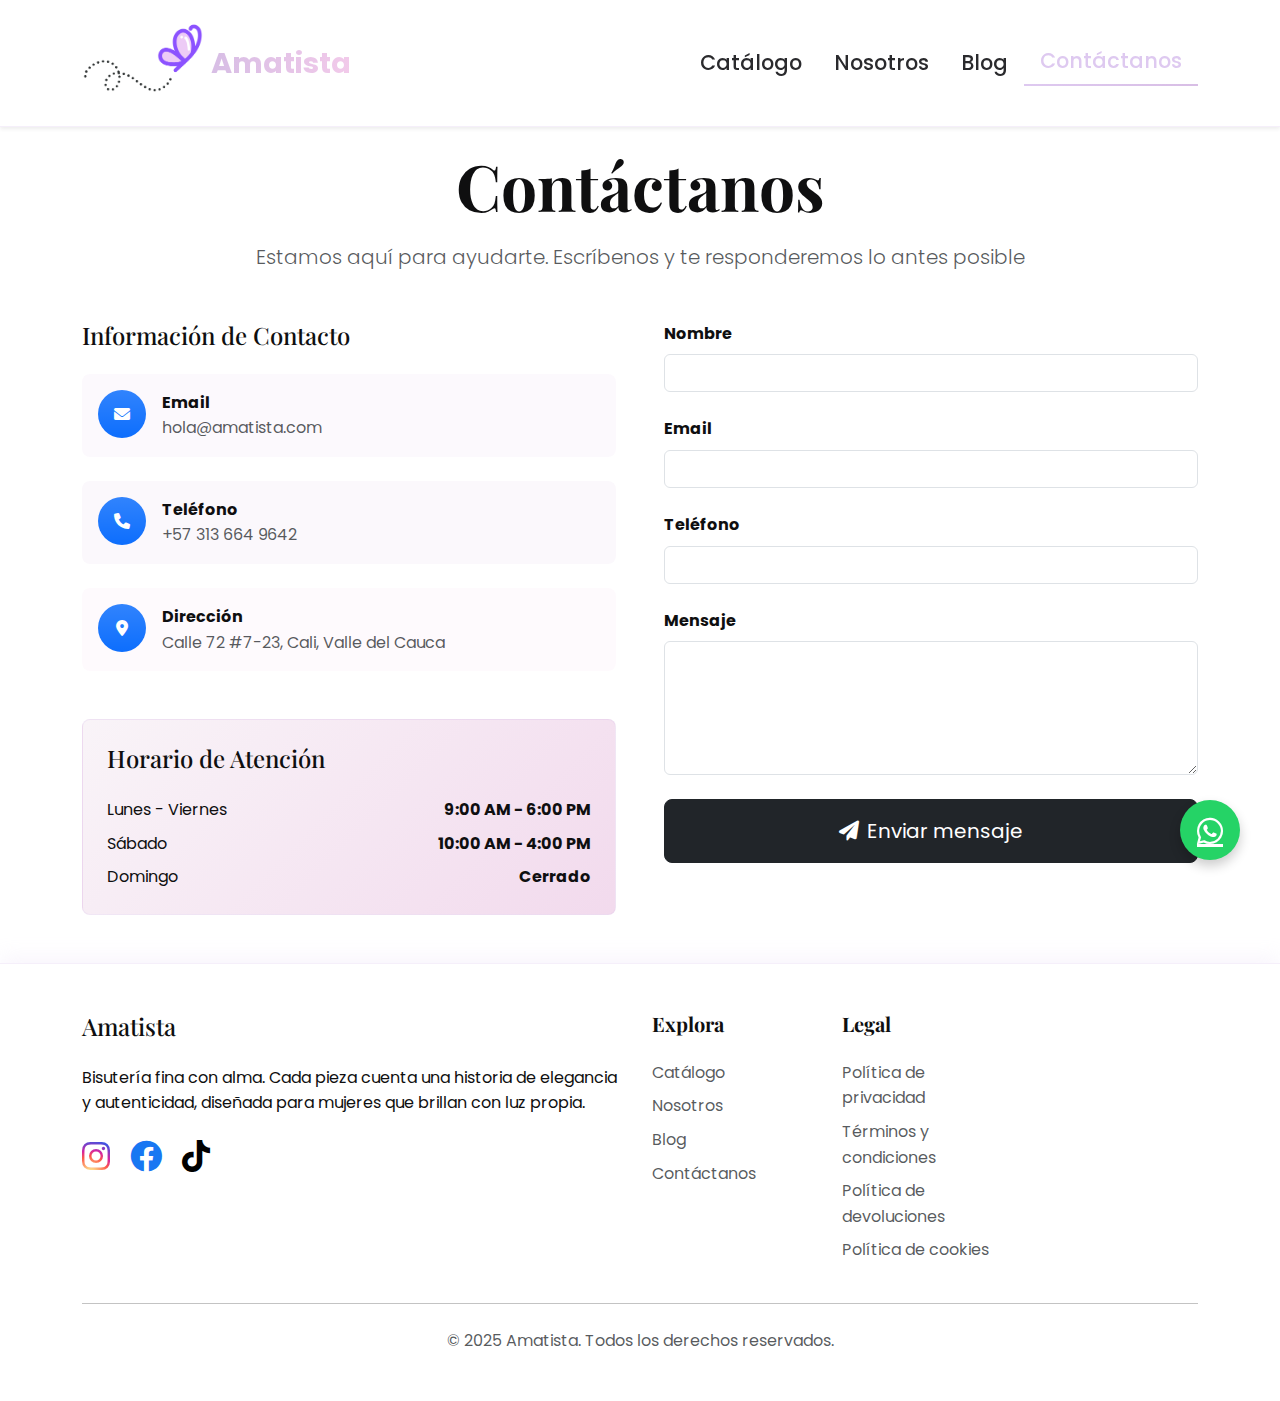
<file: contacto.html>
<!DOCTYPE html>
<html lang="es">

<head>
    <meta charset="UTF-8">
    <meta name="viewport" content="width=device-width, initial-scale=1.0">
    <title>Contacto - Amatista</title>
    <!-- Bootstrap CSS -->
    <link href="https://cdn.jsdelivr.net/npm/bootstrap@5.3.0/dist/css/bootstrap.min.css" rel="stylesheet">
    <!-- Google Fonts -->
    <link
        href="https://fonts.googleapis.com/css2?family=Playfair+Display:wght@400;700&family=Poppins:wght@300;400;500;600;700&display=swap"
        rel="stylesheet">
    <!-- Font Awesome -->
    <link href="https://cdnjs.cloudflare.com/ajax/libs/font-awesome/6.0.0/css/all.min.css" rel="stylesheet">
    <!-- Custom CSS -->
    <link rel="stylesheet" href="css/styles.css">
    <!-- Favicon -->
    <link rel="icon" href="favicon.ico" type="image/x-icon">
</head>

<body>
    <!-- Navbar -->
    <nav class="navbar navbar-expand-lg fixed-top shadow-sm">
        <div class="container">
            <a class="navbar-brand d-flex align-items-center" href="index.html">
                <img src="./asset/images/Red_Blue.png" alt="Amatista Logo" class="logo-navbar me-2">
                <span class="fw-bold">Amatista</span>
            </a>
            <button class="navbar-toggler" type="button" data-bs-toggle="collapse" data-bs-target="#navbarNav"
                aria-controls="navbarNav" aria-expanded="false" aria-label="Toggle navigation">
                <span class="navbar-toggler-icon"></span>
            </button>
            <div class="collapse navbar-collapse" id="navbarNav">
                <ul class="navbar-nav ms-auto">
                    <li class="nav-item">
                        <a class="nav-link" href="index.html">Catálogo</a>
                    </li>
                    <li class="nav-item">
                        <a class="nav-link" href="nosotros.html">Nosotros</a>
                    </li>
                    <li class="nav-item">
                        <a class="nav-link" href="blog.html">Blog</a>
                    </li>
                    <li class="nav-item">
                        <a class="nav-link active" href="contacto.html">Contáctanos</a>
                    </li>
                </ul>
            </div>
        </div>
    </nav>

    <!-- Main Content -->
    <div class="main-content">
        <section class="contact py-5">
            <div class="container">
                <div class="text-center mb-5">
                    <h1 class="display-3 fw-bold mb-3">Contáctanos</h1>
                    <p class="lead text-muted">Estamos aquí para ayudarte. Escríbenos y te responderemos lo antes
                        posible</p>
                </div>
                <div class="row g-5">
                    <div class="col-lg-6">
                        <div class="mb-5">
                            <h3 class="h4 mb-4">Información de Contacto</h3>
                            <div class="d-flex align-items-start mb-4 p-3 rounded-3"
                                style="background: rgba(222, 201, 240, 0.1);">
                                <div class="contact-icon bg-primary bg-gradient rounded-circle d-flex align-items-center justify-content-center me-3"
                                    style="width: 48px; height: 48px;">
                                    <i class="fas fa-envelope text-white"></i>
                                </div>
                                <div>
                                    <div class="fw-bold">Email</div>
                                    <div class="text-muted">hola@amatista.com</div>
                                </div>
                            </div>
                            <div class="d-flex align-items-start mb-4 p-3 rounded-3"
                                style="background: rgba(216, 190, 229, 0.1);">
                                <div class="contact-icon bg-primary bg-gradient rounded-circle d-flex align-items-center justify-content-center me-3"
                                    style="width: 48px; height: 48px;">
                                    <i class="fas fa-phone text-white"></i>
                                </div>
                                <div>
                                    <div class="fw-bold">Teléfono</div>
                                    <div class="text-muted">+57 313 664 9642</div>
                                </div>
                            </div>
                            <div class="d-flex align-items-start p-3 rounded-3"
                                style="background: rgba(242, 202, 234, 0.1);">
                                <div class="contact-icon bg-primary bg-gradient rounded-circle d-flex align-items-center justify-content-center me-3"
                                    style="width: 48px; height: 48px;">
                                    <i class="fas fa-map-marker-alt text-white"></i>
                                </div>
                                <div>
                                    <div class="fw-bold">Dirección</div>
                                    <div class="text-muted">Calle 72 #7-23, Cali, Valle del Cauca</div>
                                </div>
                            </div>
                        </div>

                        <div class="p-4 rounded-3"
                            style="background: linear-gradient(135deg, #F9F4F8 0%, #F2DAED 100%); border: 1px solid rgba(222, 201, 240, 0.3);">
                            <h3 class="h4 mb-4">Horario de Atención</h3>
                            <div class="d-flex justify-content-between mb-2">
                                <span>Lunes - Viernes</span>
                                <span class="fw-bold">9:00 AM - 6:00 PM</span>
                            </div>
                            <div class="d-flex justify-content-between mb-2">
                                <span>Sábado</span>
                                <span class="fw-bold">10:00 AM - 4:00 PM</span>
                            </div>
                            <div class="d-flex justify-content-between">
                                <span>Domingo</span>
                                <span class="fw-bold">Cerrado</span>
                            </div>
                        </div>
                    </div>

                    <div class="col-lg-6">
                        <form id="contactForm">
                            <div class="mb-4">
                                <label for="name" class="form-label fw-bold">Nombre</label>
                                <input type="text" class="form-control" id="name" name="name" required>
                            </div>
                            <div class="mb-4">
                                <label for="email" class="form-label fw-bold">Email</label>
                                <input type="email" class="form-control" id="email" name="email" required>
                            </div>
                            <div class="mb-4">
                                <label for="phone" class="form-label fw-bold">Teléfono</label>
                                <input type="tel" class="form-control" id="phone" name="phone">
                            </div>
                            <div class="mb-4">
                                <label for="message" class="form-label fw-bold">Mensaje</label>
                                <textarea class="form-control" id="message" name="message" rows="5" required></textarea>
                            </div>
                            <button type="submit" class="btn btn-dark btn-lg w-100 py-3">
                                <i class="fas fa-paper-plane me-2"></i>Enviar mensaje
                            </button>
                        </form>
                        <div id="formSuccess" class="alert alert-success mt-4" style="display: none;">
                            ¡Gracias por tu mensaje! Nos pondremos en contacto contigo pronto.
                        </div>
                    </div>
                </div>
            </div>
        </section>
    </div>

    <!-- WhatsApp Button -->
    <a href="https://wa.me/573136649642" class="whatsapp-float" target="_blank">
        <i class="fab fa-whatsapp"></i>
    </a>

    <!-- Footer -->
    <footer class="footer">
        <div class="container py-5">
            <div class="row">
                <div class="col-md-6 mb-4 mb-md-0">
                    <h3 class="h4 mb-4">Amatista</h3>
                    <p class="mb-4">Bisutería fina con alma. Cada pieza cuenta una historia de elegancia y autenticidad,
                        diseñada para mujeres que brillan con luz propia.</p>
                    <div class="social-icons">
                        <a href="https://www.instagram.com/bisuteriamatista/" target="_blank" rel="noopener noreferrer"
                            class="me-3"><i class="fab fa-instagram fa-2x"></i></a>
                        <a href="https://www.facebook.com/profile.php?id=61562963741906" target="_blank"
                            rel="noopener noreferrer" class="me-3"><i class="fab fa-facebook fa-2x"></i></a>
                        <a href="#"><i class="fab fa-tiktok fa-2x"></i></a>
                    </div>
                </div>
                <div class="col-6 col-md-2 mb-4 mb-md-0">
                    <h5 class="mb-4">Explora</h5>
                    <ul class="list-unstyled">
                        <li class="mb-2"><a href="index.html" class="text-decoration-none text-muted">Catálogo</a></li>
                        <li class="mb-2"><a href="nosotros.html" class="text-decoration-none text-muted">Nosotros</a>
                        </li>
                        <li class="mb-2"><a href="blog.html" class="text-decoration-none text-muted">Blog</a></li>
                        <li class="mb-2"><a href="contacto.html" class="text-decoration-none text-muted">Contáctanos</a>
                        </li>
                    </ul>
                </div>
                <div class="col-6 col-md-2">
                    <h5 class="mb-4">Legal</h5>
                    <ul class="list-unstyled">
                        <li class="mb-2"><a href="politica-privacidad.html"
                                class="text-decoration-none text-muted">Política de privacidad</a></li>
                        <li class="mb-2"><a href="terminos-condiciones.html"
                                class="text-decoration-none text-muted">Términos y condiciones</a></li>
                        <li class="mb-2"><a href="politica-devoluciones.html"
                                class="text-decoration-none text-muted">Política de devoluciones</a></li>
                        <li class="mb-2"><a href="politica-cookies.html"
                                class="text-decoration-none text-muted">Política de cookies</a></li>
                    </ul>
                </div>
            </div>
            <hr class="my-4">
            <div class="text-center">
                <p class="mb-0 text-muted">&copy; 2025 Amatista. Todos los derechos reservados.</p>
            </div>
        </div>
    </footer>

    <!-- Bootstrap Bundle with Popper -->
    <script src="https://cdn.jsdelivr.net/npm/bootstrap@5.3.0/dist/js/bootstrap.bundle.min.js"></script>
    <!-- Custom JS -->
    <script src="js/main.js"></script>
</body>

</html>
</file>
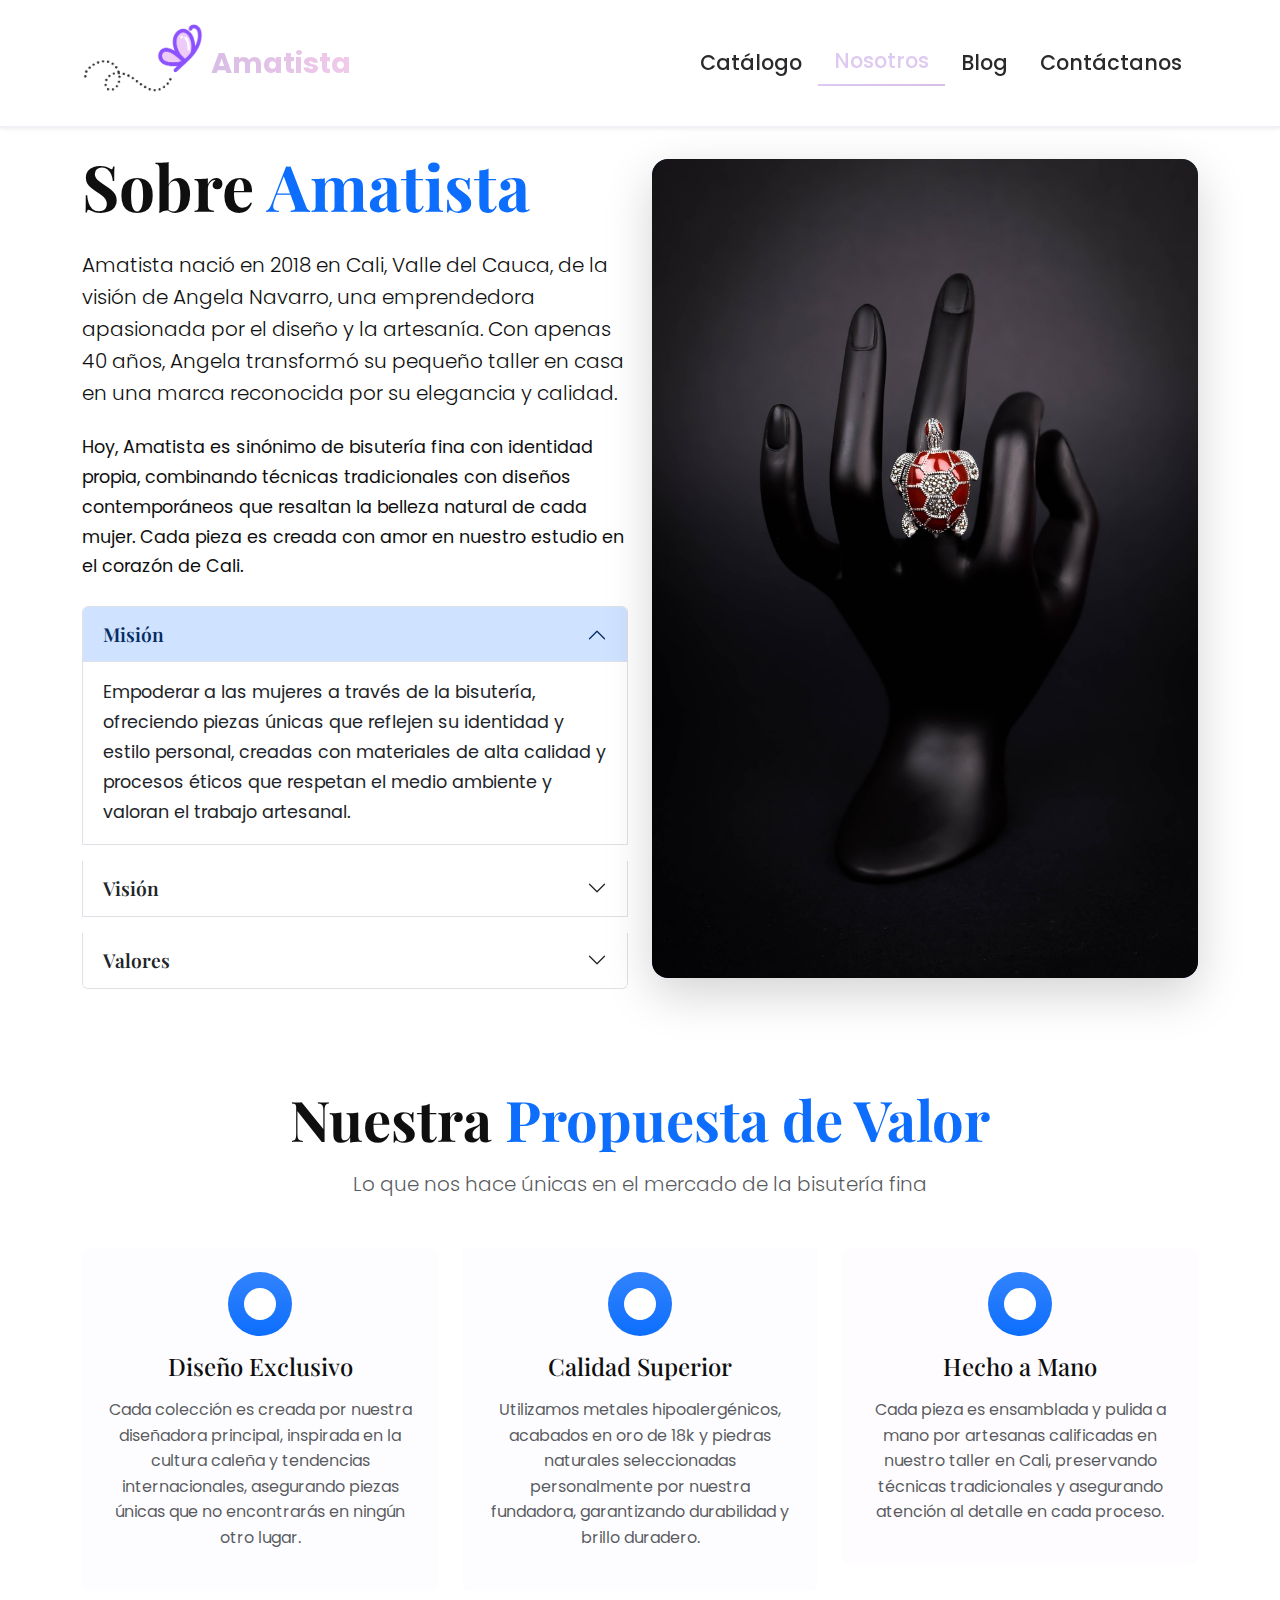
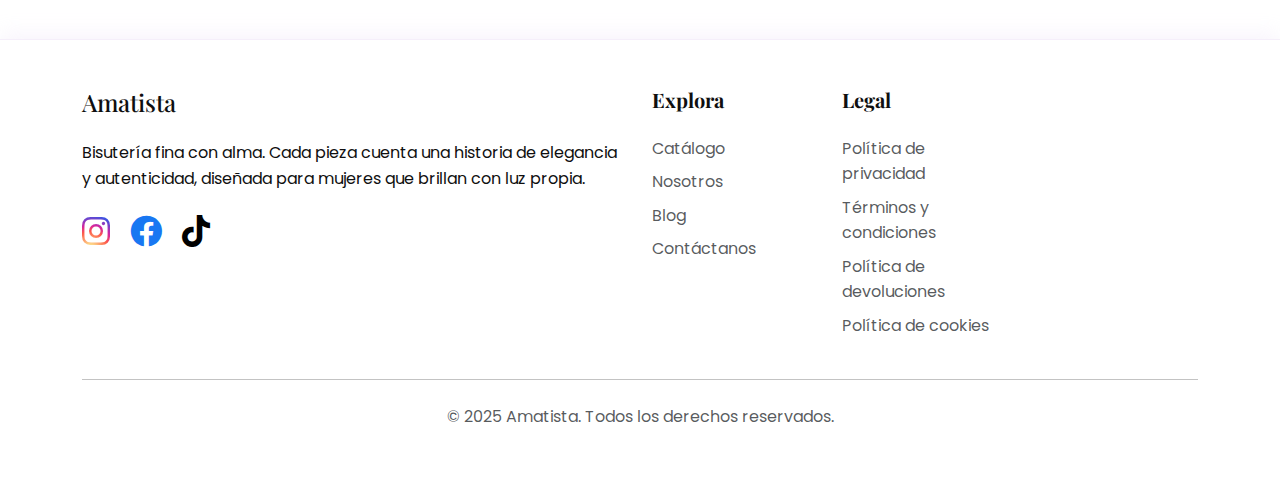
<file: nosotros.html>
<!DOCTYPE html>
<html lang="es">

<head>
    <meta charset="UTF-8">
    <meta name="viewport" content="width=device-width, initial-scale=1.0">
    <title>Nosotros - Amatista</title>
    <!-- Bootstrap CSS -->
    <link href="https://cdn.jsdelivr.net/npm/bootstrap@5.3.0/dist/css/bootstrap.min.css" rel="stylesheet">
    <!-- Google Fonts -->
    <link
        href="https://fonts.googleapis.com/css2?family=Playfair+Display:wght@400;700&family=Poppins:wght@300;400;500;600;700&display=swap"
        rel="stylesheet">
    <!-- Font Awesome -->
    <link href="https://cdnjs.cloudflare.com/ajax/libs/font-awesome/6.0.0/css/all.min.css" rel="stylesheet">
    <!-- Custom CSS -->
    <link rel="stylesheet" href="css/styles.css">
    <!-- Favicon -->
    <link rel="icon" href="favicon.ico" type="image/x-icon">
</head>

<body>
    <!-- Navbar -->
    <nav class="navbar navbar-expand-lg fixed-top shadow-sm">
        <div class="container">
            <a class="navbar-brand d-flex align-items-center" href="index.html">
                <img src="./asset/images/Red_Blue.png" alt="Amatista Logo" class="logo-navbar me-2">
                <span class="fw-bold">Amatista</span>
            </a>
            <button class="navbar-toggler" type="button" data-bs-toggle="collapse" data-bs-target="#navbarNav"
                aria-controls="navbarNav" aria-expanded="false" aria-label="Toggle navigation">
                <span class="navbar-toggler-icon"></span>
            </button>
            <div class="collapse navbar-collapse" id="navbarNav">
                <ul class="navbar-nav ms-auto">
                    <li class="nav-item">
                        <a class="nav-link" href="index.html">Catálogo</a>
                    </li>
                    <li class="nav-item">
                        <a class="nav-link active" href="nosotros.html">Nosotros</a>
                    </li>
                    <li class="nav-item">
                        <a class="nav-link" href="blog.html">Blog</a>
                    </li>
                    <li class="nav-item">
                        <a class="nav-link" href="contacto.html">Contáctanos</a>
                    </li>
                </ul>
            </div>
        </div>
    </nav>
    <!-- Main Content -->
    <div class="main-content">
        <section class="about py-5">
            <div class="container">
                <div class="row align-items-center">
                    <div class="col-lg-6 mb-5 mb-lg-0">
                        <h1 class="display-3 fw-bold mb-4">Sobre <span class="text-primary">Amatista</span></h1>
                        <p class="lead mb-4">Amatista nació en 2018 en Cali, Valle del Cauca, de la visión de Angela
                            Navarro, una emprendedora apasionada por el diseño y la artesanía. Con apenas 40 años,
                            Angela transformó su pequeño taller en casa en una marca reconocida por su elegancia y
                            calidad.</p>
                        <p class="parr mb-4">Hoy, Amatista es sinónimo de bisutería fina con identidad propia, combinando
                            técnicas tradicionales con diseños contemporáneos que resaltan la belleza natural de cada
                            mujer. Cada pieza es creada con amor en nuestro estudio en el corazón de Cali.</p>

                        <div class="accordion" id="aboutAccordion">
                            <div class="accordion-item mb-3">
                                <h2 class="accordion-header">
                                    <button class="accordion-button" type="button" data-bs-toggle="collapse"
                                        data-bs-target="#mission">
                                        Misión
                                    </button>
                                </h2>
                                <div id="mission" class="accordion-collapse collapse show"
                                    data-bs-parent="#aboutAccordion">
                                    <div class="accordion-body">
                                        Empoderar a las mujeres a través de la bisutería, ofreciendo piezas únicas que
                                        reflejen su identidad y estilo personal, creadas con materiales de alta calidad
                                        y procesos éticos que respetan el medio ambiente y valoran el trabajo artesanal.
                                    </div>
                                </div>
                            </div>
                            <div class="accordion-item mb-3">
                                <h2 class="accordion-header">
                                    <button class="accordion-button collapsed" type="button" data-bs-toggle="collapse"
                                        data-bs-target="#vision">
                                        Visión
                                    </button>
                                </h2>
                                <div id="vision" class="accordion-collapse collapse" data-bs-parent="#aboutAccordion">
                                    <div class="accordion-body">
                                        Ser la marca de bisutería fina más admirada en Colombia para 2030, reconocida
                                        por su innovación en diseño, sostenibilidad en producción y compromiso con la
                                        comunidad artesanal, expandiéndonos a mercados internacionales manteniendo
                                        nuestra esencia caleña.
                                    </div>
                                </div>
                            </div>
                            <div class="accordion-item">
                                <h2 class="accordion-header">
                                    <button class="accordion-button collapsed" type="button" data-bs-toggle="collapse"
                                        data-bs-target="#values">
                                        Valores
                                    </button>
                                </h2>
                                <div id="values" class="accordion-collapse collapse" data-bs-parent="#aboutAccordion">
                                    <div class="accordion-body">
                                        <strong>Autenticidad:</strong> Cada pieza refleja nuestra identidad y la de
                                        quienes las llevan.<br>
                                        <strong>Calidad:</strong> Materiales premium y atención al detalle en cada
                                        proceso.<br>
                                        <strong>Sostenibilidad:</strong> Producción responsable que cuida el medio
                                        ambiente.<br>
                                        <strong>Empoderamiento:</strong> Creemos en el potencial transformador de la
                                        belleza auténtica.
                                    </div>
                                </div>
                            </div>
                        </div>
                    </div>
                    <div class="col-lg-6">
                        <div class="position-relative">
                            <div class="about-image rounded-4 overflow-hidden shadow-lg">
                                <img src="asset/images/nosotros.jpg"
                                    alt="Amatista Studio" class="img-fluid">
                            </div>
                            <div class="position-absolute top-0 start-0 w-100 h-100 border border-primary rounded-4"
                                style="top: -24px; left: -24px; z-index: -1;"></div>
                        </div>
                    </div>
                </div>
            </div>
        </section>

        <section class="values py-5">
            <div class="container">
                <div class="text-center mb-5">
                    <h2 class="display-4 fw-bold mb-3">Nuestra <span class="text-primary">Propuesta de Valor</span></h2>
                    <p class="lead text-muted">Lo que nos hace únicas en el mercado de la bisutería fina</p>
                </div>
                <div class="row g-4">
                    <div class="col-md-4">
                        <div class="value-card p-4 rounded-3 text-center"
                            style="background: rgba(222, 201, 240, 0.05);">
                            <div class="value-icon bg-primary bg-gradient rounded-circle d-flex align-items-center justify-content-center mx-auto mb-3"
                                style="width: 64px; height: 64px;">
                                <div class="bg-white rounded-circle d-flex align-items-center justify-content-center"
                                    style="width: 32px; height: 32px;"></div>
                            </div>
                            <h3 class="h4 mb-3">Diseño Exclusivo</h3>
                            <p class="text-muted">Cada colección es creada por nuestra diseñadora principal, inspirada
                                en la cultura caleña y tendencias internacionales, asegurando piezas únicas que no
                                encontrarás en ningún otro lugar.</p>
                        </div>
                    </div>
                    <div class="col-md-4">
                        <div class="value-card p-4 rounded-3 text-center"
                            style="background: rgba(216, 190, 229, 0.05);">
                            <div class="value-icon bg-primary bg-gradient rounded-circle d-flex align-items-center justify-content-center mx-auto mb-3"
                                style="width: 64px; height: 64px;">
                                <div class="bg-white rounded-circle d-flex align-items-center justify-content-center"
                                    style="width: 32px; height: 32px;"></div>
                            </div>
                            <h3 class="h4 mb-3">Calidad Superior</h3>
                            <p class="text-muted">Utilizamos metales hipoalergénicos, acabados en oro de 18k y piedras
                                naturales seleccionadas personalmente por nuestra fundadora, garantizando durabilidad y
                                brillo duradero.</p>
                        </div>
                    </div>
                    <div class="col-md-4">
                        <div class="value-card p-4 rounded-3 text-center"
                            style="background: rgba(242, 202, 234, 0.05);">
                            <div class="value-icon bg-primary bg-gradient rounded-circle d-flex align-items-center justify-content-center mx-auto mb-3"
                                style="width: 64px; height: 64px;">
                                <div class="bg-white rounded-circle d-flex align-items-center justify-content-center"
                                    style="width: 32px; height: 32px;"></div>
                            </div>
                            <h3 class="h4 mb-3">Hecho a Mano</h3>
                            <p class="text-muted">Cada pieza es ensamblada y pulida a mano por artesanas calificadas en
                                nuestro taller en Cali, preservando técnicas tradicionales y asegurando atención al
                                detalle en cada proceso.</p>
                        </div>
                    </div>
                </div>
            </div>
        </section>
    </div>

    <!-- Footer -->
    <footer class="footer">
        <div class="container py-5">
            <div class="row">
                <div class="col-md-6 mb-4 mb-md-0">
                    <h3 class="h4 mb-4">Amatista</h3>
                    <p class="mb-4">Bisutería fina con alma. Cada pieza cuenta una historia de elegancia y autenticidad,
                        diseñada para mujeres que brillan con luz propia.</p>
                    <div class="social-icons">
                        <a href="https://www.instagram.com/bisuteriamatista/" target="_blank" rel="noopener noreferrer"
                            class="me-3"><i class="fab fa-instagram fa-2x"></i></a>
                        <a href="https://www.facebook.com/profile.php?id=61562963741906" target="_blank"
                            rel="noopener noreferrer" class="me-3"><i class="fab fa-facebook fa-2x"></i></a>
                        <a href="#"><i class="fab fa-tiktok fa-2x"></i></a>
                    </div>
                </div>
                <div class="col-6 col-md-2 mb-4 mb-md-0">
                    <h5 class="mb-4">Explora</h5>
                    <ul class="list-unstyled">
                        <li class="mb-2"><a href="index.html" class="text-decoration-none text-muted">Catálogo</a></li>
                        <li class="mb-2"><a href="nosotros.html" class="text-decoration-none text-muted">Nosotros</a>
                        </li>
                        <li class="mb-2"><a href="blog.html" class="text-decoration-none text-muted">Blog</a></li>
                        <li class="mb-2"><a href="contacto.html" class="text-decoration-none text-muted">Contáctanos</a>
                        </li>
                    </ul>
                </div>
                <div class="col-6 col-md-2">
                    <h5 class="mb-4">Legal</h5>
                    <ul class="list-unstyled">
                        <li class="mb-2"><a href="politica-privacidad.html"
                                class="text-decoration-none text-muted">Política de privacidad</a></li>
                        <li class="mb-2"><a href="terminos-condiciones.html"
                                class="text-decoration-none text-muted">Términos y condiciones</a></li>
                        <li class="mb-2"><a href="politica-devoluciones.html"
                                class="text-decoration-none text-muted">Política de devoluciones</a></li>
                        <li class="mb-2"><a href="politica-cookies.html"
                                class="text-decoration-none text-muted">Política de cookies</a></li>
                    </ul>
                </div>
            </div>
            <hr class="my-4">
            <div class="text-center">
                <p class="mb-0 text-muted">&copy; 2025 Amatista. Todos los derechos reservados.</p>
            </div>
        </div>
    </footer>

    <!-- Bootstrap Bundle with Popper -->
    <script src="https://cdn.jsdelivr.net/npm/bootstrap@5.3.0/dist/js/bootstrap.bundle.min.js"></script>
    <!-- Custom JS -->
    <script src="js/main.js"></script>
</body>

</html>
</file>
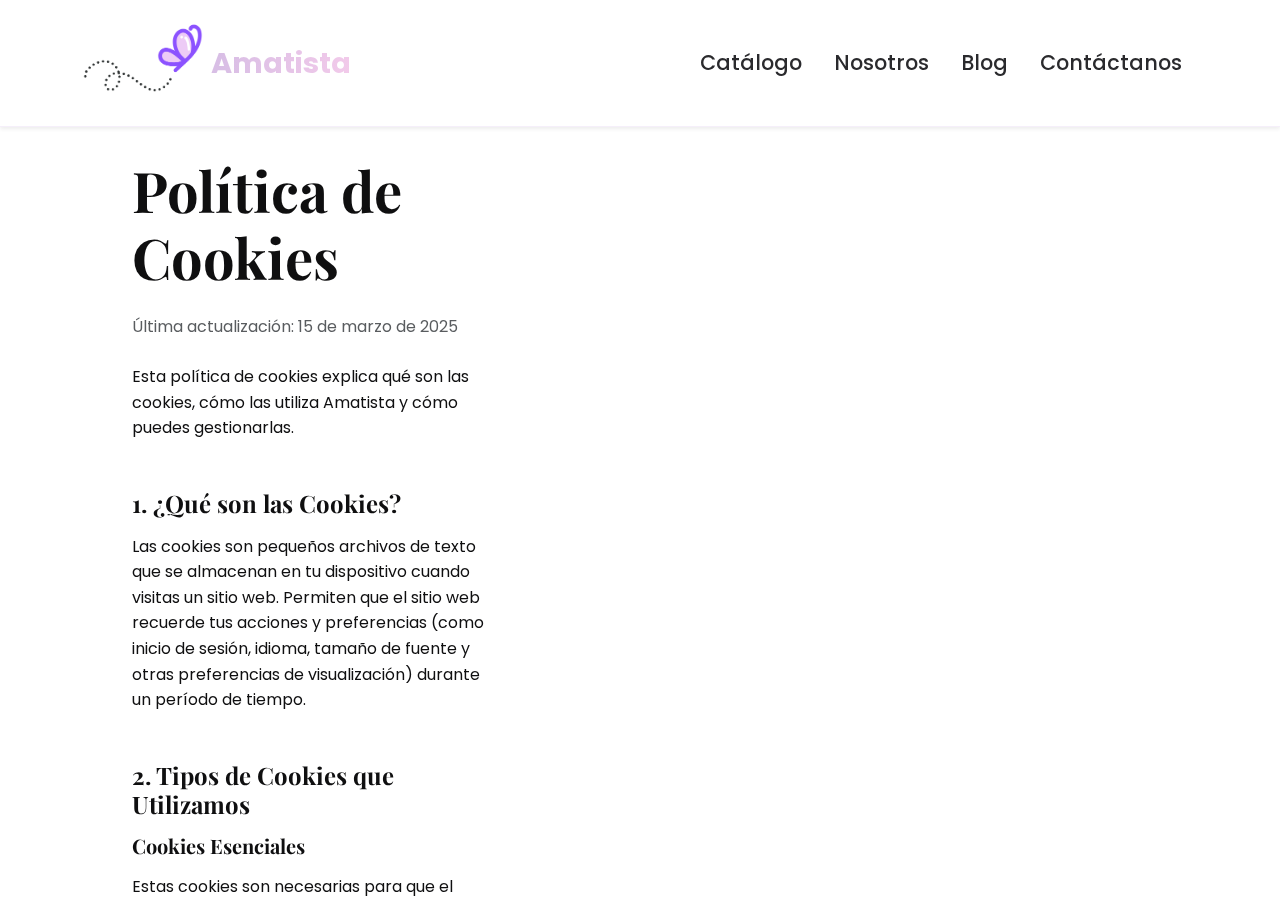
<file: politica-cookies.html>
<!DOCTYPE html>
<html lang="es">
<head>
    <meta charset="UTF-8">
    <meta name="viewport" content="width=device-width, initial-scale=1.0">
    <title>Política de Cookies - Amatista</title>
    <!-- Bootstrap CSS -->
    <link href="https://cdn.jsdelivr.net/npm/bootstrap@5.3.0/dist/css/bootstrap.min.css" rel="stylesheet">
    <!-- Google Fonts -->
    <link href="https://fonts.googleapis.com/css2?family=Playfair+Display:wght@400;700&family=Poppins:wght@300;400;500;600;700&display=swap" rel="stylesheet">
    <!-- Font Awesome -->
    <link href="https://cdnjs.cloudflare.com/ajax/libs/font-awesome/6.0.0/css/all.min.css" rel="stylesheet">
    <!-- Custom CSS -->
    <link rel="stylesheet" href="../css/styles.css">
    <!-- Favicon -->
    <link rel="icon" href="../favicon.ico" type="image/x-icon">
</head>
<body>
    <!-- Navbar -->
    <nav class="navbar navbar-expand-lg navbar-light fixed-top">
        <div class="container">
             <nav class="navbar navbar-expand-lg fixed-top shadow-sm">
        <div class="container">
            <a class="navbar-brand d-flex align-items-center" href="index.html">
  <img src="./asset/images/Red_Blue.png" alt="Amatista Logo" class="logo-navbar me-2">
  <span class="fw-bold">Amatista</span>
</a>
            <button class="navbar-toggler" type="button" data-bs-toggle="collapse" data-bs-target="#navbarNav">
                <span class="navbar-toggler-icon"></span>
            </button>
            <div class="collapse navbar-collapse" id="navbarNav">
                <ul class="navbar-nav ms-auto">
                    <li class="nav-item">
                        <a class="nav-link" href="index.html">Catálogo</a>
                    </li>
                    <li class="nav-item">
                        <a class="nav-link" href="nosotros.html">Nosotros</a>
                    </li>
                    <li class="nav-item">
                        <a class="nav-link" href="blog.html">Blog</a>
                    </li>
                    <li class="nav-item">
                        <a class="nav-link" href="contacto.html">Contáctanos</a>
                    </li>
                </ul>
            </div>
        </div>
    </nav>

    <!-- Main Content -->
    <div class="main-content">
        <section class="legal py-5">
            <div class="container">
                <div class="row justify-content-center">
                    <div class="col-lg-10">
                        <h1 class="display-4 fw-bold mb-4">Política de Cookies</h1>
                        <p class="text-muted mb-4">Última actualización: 15 de marzo de 2025</p>
                        
                        <p>Esta política de cookies explica qué son las cookies, cómo las utiliza Amatista y cómo puedes gestionarlas.</p>
                        
                        <h2 class="h4 fw-bold mt-5 mb-3">1. ¿Qué son las Cookies?</h2>
                        <p>Las cookies son pequeños archivos de texto que se almacenan en tu dispositivo cuando visitas un sitio web. Permiten que el sitio web recuerde tus acciones y preferencias (como inicio de sesión, idioma, tamaño de fuente y otras preferencias de visualización) durante un período de tiempo.</p>
                        
                        <h2 class="h4 fw-bold mt-5 mb-3">2. Tipos de Cookies que Utilizamos</h2>
                        
                        <h3 class="h5 fw-bold mb-3">Cookies Esenciales</h3>
                        <p>Estas cookies son necesarias para que el sitio web funcione correctamente. Permiten funciones básicas como la navegación por páginas, acceso a áreas seguras y gestión del carrito de compras. Sin estas cookies, el sitio no puede funcionar adecuadamente.</p>
                        
                        <h3 class="h5 fw-bold mb-3">Cookies de Rendimiento</h3>
                        <p>Recopilan información sobre cómo los visitantes usan nuestro sitio web, como qué páginas visitan con más frecuencia y si reciben mensajes de error. Esta información es anónima y se utiliza para mejorar el funcionamiento del sitio.</p>
                        
                        <h3 class="h5 fw-bold mb-3">Cookies de Funcionalidad</h3>
                        <p>Permiten que el sitio web recuerde las elecciones que haces (como tu nombre de usuario, idioma o región) y proporcionan funciones mejoradas y más personalizadas.</p>
                        
                        <h3 class="h5 fw-bold mb-3">Cookies de Publicidad</h3>
                        <p>Se utilizan para mostrar anuncios relevantes para ti y tus intereses. También limitan la frecuencia con que ves un anuncio y ayudan a medir la efectividad de las campañas publicitarias.</p>
                        
                        <h2 class="h4 fw-bold mt-5 mb-3">3. Lista de Cookies Utilizadas</h2>
                        <table class="table table-bordered mt-3">
                            <thead class="table-light">
                                <tr>
                                    <th>Nombre</th>
                                    <th>Propósito</th>
                                    <th>Expiración</th>
                                </tr>
                            </thead>
                            <tbody>
                                <tr>
                                    <td>cookie_consent</td>
                                    <td>Registra tu consentimiento para el uso de cookies</td>
                                    <td>1 año</td>
                                </tr>
                                <tr>
                                    <td>cart_items</td>
                                    <td>Almacena los productos en tu carrito de compras</td>
                                    <td>Sesión</td>
                                </tr>
                                <tr>
                                    <td>preferred_currency</td>
                                    <td>Recuerda tu moneda preferida</td>
                                    <td>30 días</td>
                                </tr>
                                <tr>
                                    <td>_ga</td>
                                    <td>Análisis de Google Analytics</td>
                                    <td>2 años</td>
                                </tr>
                                <tr>
                                    <td>_gat</td>
                                    <td>Limita la tasa de solicitudes en Google Analytics</td>
                                    <td>1 minuto</td>
                                </tr>
                            </tbody>
                        </table>
                        
                        <h2 class="h4 fw-bold mt-5 mb-3">4. Gestión de Cookies</h2>
                        <p>Puedes controlar y eliminar cookies a través de la configuración de tu navegador. La mayoría de los navegadores te permiten rechazar todas las cookies o solo ciertos tipos de cookies. Consulta la ayuda de tu navegador para más información.</p>
                        <p>Ten en cuenta que si deshabilitas las cookies esenciales, algunas funciones de nuestro sitio web pueden no funcionar correctamente.</p>
                        
                        <h2 class="h4 fw-bold mt-5 mb-3">5. Actualizaciones de la Política</h2>
                        <p>Podemos actualizar esta política de cookies periódicamente. Te recomendamos revisar esta página regularmente para estar informado sobre cómo utilizamos las cookies.</p>
                        
                        <h2 class="h4 fw-bold mt-5 mb-3">6. Contacto</h2>
                        <p>Si tienes preguntas sobre nuestra política de cookies, contáctanos:</p>
                        <p>Amatista<br>
                        Calle 72 #7-23, Cali, Valle del Cauca<br>
                        hola@amatista.com<br>
                        +57 313 664 9642</p>
                    </div>
                </div>
            </div>
        </section>
    </div>

    <!-- Footer -->
    <footer class="footer">
        <div class="container py-5">
            <div class="row">
                <div class="col-md-6 mb-4 mb-md-0">
                    <h3 class="h4 mb-4">Amatista</h3>
                    <p class="mb-4">Bisutería fina con alma. Cada pieza cuenta una historia de elegancia y autenticidad, diseñada para mujeres que brillan con luz propia.</p>
                    <div class="social-icons">
                        <a href="https://www.instagram.com/bisuteriamatista/" target="_blank" rel="noopener noreferrer" class="me-3"><i class="fab fa-instagram fa-2x"></i></a>
                        <a href="https://www.facebook.com/profile.php?id=61562963741906" target="_blank" rel="noopener noreferrer" class="me-3"><i class="fab fa-facebook fa-2x"></i></a>
                        <a href="#"><i class="fab fa-tiktok fa-2x"></i></a>
                    </div>
                </div>
                <div class="col-6 col-md-2 mb-4 mb-md-0">
                    <h5 class="mb-4">Explora</h5>
                    <ul class="list-unstyled">
                        <li class="mb-2"><a href="index.html" class="text-decoration-none text-muted">Catálogo</a></li>
                        <li class="mb-2"><a href="nosotros.html" class="text-decoration-none text-muted">Nosotros</a></li>
                        <li class="mb-2"><a href="blog.html" class="text-decoration-none text-muted">Blog</a></li>
                        <li class="mb-2"><a href="contacto.html" class="text-decoration-none text-muted">Contáctanos</a></li>
                    </ul>
                </div>
                <div class="col-6 col-md-2">
                    <h5 class="mb-4">Legal</h5>
                    <ul class="list-unstyled">
                        <li class="mb-2"><a href="politica-privacidad.html" class="text-decoration-none text-muted">Política de privacidad</a></li>
                        <li class="mb-2"><a href="terminos-condiciones.html" class="text-decoration-none text-muted">Términos y condiciones</a></li>
                        <li class="mb-2"><a href="politica-devoluciones.html" class="text-decoration-none text-muted">Política de devoluciones</a></li>
                        <li class="mb-2"><a href="politica-cookies.html" class="text-decoration-none text-muted">Política de cookies</a></li>
                    </ul>
                </div>
            </div>
            <hr class="my-4">
            <div class="text-center">
                <p class="mb-0 text-muted">&copy; 2025 Amatista. Todos los derechos reservados.</p>
            </div>
        </div>
    </footer>

    <!-- Bootstrap Bundle with Popper -->
    <script src="https://cdn.jsdelivr.net/npm/bootstrap@5.3.0/dist/js/bootstrap.bundle.min.js"></script>
    <!-- Custom JS -->
    <script src="../js/main.js"></script>
</body>
</html>
</file>
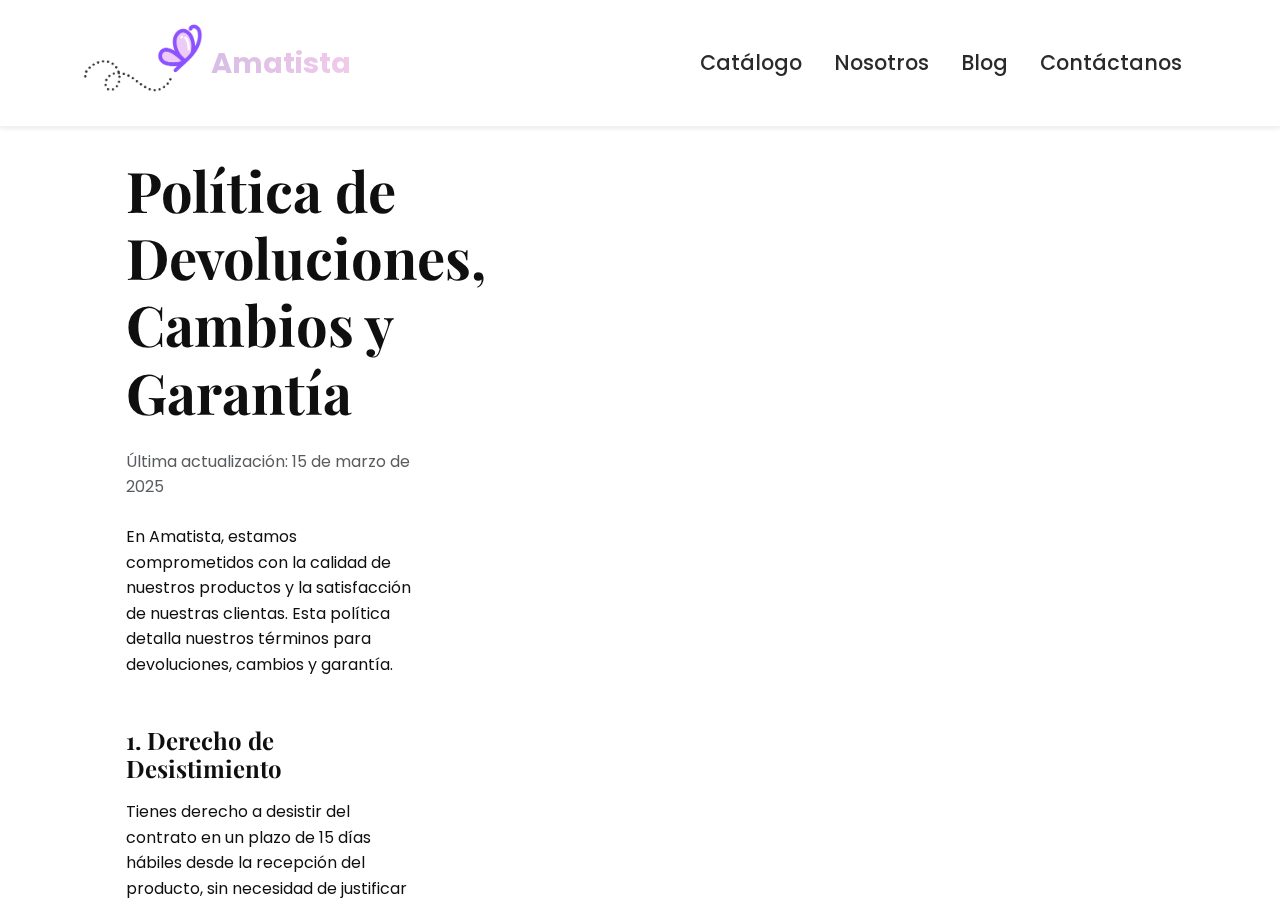
<file: politica-devoluciones.html>
<!DOCTYPE html>
<html lang="es">
<head>
    <meta charset="UTF-8">
    <meta name="viewport" content="width=device-width, initial-scale=1.0">
    <title>Política de Devoluciones - Amatista</title>
    <!-- Bootstrap CSS -->
    <link href="https://cdn.jsdelivr.net/npm/bootstrap@5.3.0/dist/css/bootstrap.min.css" rel="stylesheet">
    <!-- Google Fonts -->
    <link href="https://fonts.googleapis.com/css2?family=Playfair+Display:wght@400;700&family=Poppins:wght@300;400;500;600;700&display=swap" rel="stylesheet">
    <!-- Font Awesome -->
    <link href="https://cdnjs.cloudflare.com/ajax/libs/font-awesome/6.0.0/css/all.min.css" rel="stylesheet">
    <!-- Custom CSS -->
    <link rel="stylesheet" href="../css/styles.css">
    <!-- Favicon -->
    <link rel="icon" href="../favicon.ico" type="image/x-icon">
</head>
<body>
    <!-- Navbar -->
    <nav class="navbar navbar-expand-lg navbar-light fixed-top">
        <div class="container">
            <nav class="navbar navbar-expand-lg fixed-top shadow-sm">
        <div class="container">
            <a class="navbar-brand d-flex align-items-center" href="index.html">
  <img src="./asset/images/Red_Blue.png" alt="Amatista Logo" class="logo-navbar me-2">
  <span class="fw-bold">Amatista</span>
</a>
            <button class="navbar-toggler" type="button" data-bs-toggle="collapse" data-bs-target="#navbarNav">
                <span class="navbar-toggler-icon"></span>
            </button>
            <div class="collapse navbar-collapse" id="navbarNav">
                <ul class="navbar-nav ms-auto">
                    <li class="nav-item">
                        <a class="nav-link" href="index.html">Catálogo</a>
                    </li>
                    <li class="nav-item">
                        <a class="nav-link" href="nosotros.html">Nosotros</a>
                    </li>
                    <li class="nav-item">
                        <a class="nav-link" href="blog.html">Blog</a>
                    </li>
                    <li class="nav-item">
                        <a class="nav-link" href="contacto.html">Contáctanos</a>
                    </li>
                </ul>
            </div>
        </div>
    </nav>

    <!-- Main Content -->
    <div class="main-content">
        <section class="legal py-5">
            <div class="container">
                <div class="row justify-content-center">
                    <div class="col-lg-10">
                        <h1 class="display-4 fw-bold mb-4">Política de Devoluciones, Cambios y Garantía</h1>
                        <p class="text-muted mb-4">Última actualización: 15 de marzo de 2025</p>
                        
                        <p>En Amatista, estamos comprometidos con la calidad de nuestros productos y la satisfacción de nuestras clientas. Esta política detalla nuestros términos para devoluciones, cambios y garantía.</p>
                        
                        <h2 class="h4 fw-bold mt-5 mb-3">1. Derecho de Desistimiento</h2>
                        <p>Tienes derecho a desistir del contrato en un plazo de 15 días hábiles desde la recepción del producto, sin necesidad de justificar ningún motivo.</p>
                        
                        <h2 class="h4 fw-bold mt-5 mb-3">2. Condiciones para Devoluciones</h2>
                        <p>Para que una devolución sea aceptada, el producto debe:</p>
                        <ul>
                            <li>Estarse en perfectas condiciones, sin signos de uso.</li>
                            <li>Tener todas sus etiquetas y embalaje original.</li>
                            <li>Presentar su certificado de autenticidad (si aplica).</li>
                            <li>Ir acompañado del comprobante de compra.</li>
                        </ul>
                        
                        <h2 class="h4 fw-bold mt-5 mb-3">3. Proceso de Devolución</h2>
                        <ol>
                            <li>Contacta con nuestro servicio de atención al cliente a través de hola@amatista.com o WhatsApp +57 313 664 9642.</li>
                            <li>Proporciona tu número de pedido y motivo de la devolución.</li>
                            <li>Recibirás instrucciones para el envío del producto.</li>
                            <li>Una vez recibido y verificado, procesaremos tu reembolso en un plazo de 5-7 días hábiles.</li>
                        </ol>
                        
                        <h2 class="h4 fw-bold mt-5 mb-3">4. Reembolsos</h2>
                        <p>El reembolso se realizará mediante el mismo método de pago utilizado en la compra. Los costos de envío originales no son reembolsables, excepto en casos de productos defectuosos.</p>
                        
                        <h2 class="h4 fw-bold mt-5 mb-3">5. Cambios</h2>
                        <p>Ofrecemos cambios sin costo adicional dentro de los 30 días siguientes a la compra. Puedes cambiar un producto por otro de igual o mayor valor (pagando la diferencia) o de menor valor (sin reembolso de la diferencia).</p>
                        
                        <h2 class="h4 fw-bold mt-5 mb-3">6. Garantía</h2>
                        <p>Ofrecemos una garantía de 12 meses contra defectos de fabricación. Esta garantía cubre:</p>
                        <ul>
                            <li>Rotura de cierres o cadenas por defecto de fabricación.</li>
                            <li>Caída de piedras por defecto de fijación.</li>
                            <li>Problemas con el baño de oro o acabado superficial.</li>
                        </ul>
                        <p>La garantía no cubre daños por uso inadecuado, negligencia, accidentes o mantenimiento inadecuado.</p>
                        
                        <h2 class="h4 fw-bold mt-5 mb-3">7. Exclusiones</h2>
                        <p>No se aceptan devoluciones ni cambios para:</p>
                        <ul>
                            <li>Productos personalizados o hechos a medida.</li>
                            <li>Productos que muestren signos de uso, daño o modificación.</li>
                            <li>Productos adquiridos en promociones especiales "sin derecho a cambio".</li>
                        </ul>
                        
                        <h2 class="h4 fw-bold mt-5 mb-3">8. Costos de Envío</h2>
                        <p>El cliente asume los costos de envío para devoluciones por desistimiento. Para productos defectuosos, Amatista cubrirá los costos de envío de devolución y reposición.</p>
                        
                        <h2 class="h4 fw-bold mt-5 mb-3">9. Contacto</h2>
                        <p>Para solicitudes de devolución, cambio o garantía, contáctanos:</p>
                        <p>Amatista<br>
                        Calle 72 #7-23, Cali, Valle del Cauca<br>
                        hola@amatista.com<br>
                        +57 313 664 9642</p>
                    </div>
                </div>
            </div>
        </section>
    </div>

    <!-- Footer -->
    <footer class="footer">
        <div class="container py-5">
            <div class="row">
                <div class="col-md-6 mb-4 mb-md-0">
                    <h3 class="h4 mb-4">Amatista</h3>
                    <p class="mb-4">Bisutería fina con alma. Cada pieza cuenta una historia de elegancia y autenticidad, diseñada para mujeres que brillan con luz propia.</p>
                    <div class="social-icons">
                        <a href="https://www.instagram.com/bisuteriamatista/" target="_blank" rel="noopener noreferrer" class="me-3"><i class="fab fa-instagram fa-2x"></i></a>
                        <a href="https://www.facebook.com/profile.php?id=61562963741906" target="_blank" rel="noopener noreferrer" class="me-3"><i class="fab fa-facebook fa-2x"></i></a>
                        <a href="#"><i class="fab fa-tiktok fa-2x"></i></a>
                    </div>
                </div>
                <div class="col-6 col-md-2 mb-4 mb-md-0">
                    <h5 class="mb-4">Explora</h5>
                    <ul class="list-unstyled">
                        <li class="mb-2"><a href="index.html" class="text-decoration-none text-muted">Catálogo</a></li>
                        <li class="mb-2"><a href="nosotros.html" class="text-decoration-none text-muted">Nosotros</a></li>
                        <li class="mb-2"><a href="blog.html" class="text-decoration-none text-muted">Blog</a></li>
                        <li class="mb-2"><a href="contacto.html" class="text-decoration-none text-muted">Contáctanos</a></li>
                    </ul>
                </div>
                <div class="col-6 col-md-2">
                    <h5 class="mb-4">Legal</h5>
                    <ul class="list-unstyled">
                        <li class="mb-2"><a href="politica-privacidad.html" class="text-decoration-none text-muted">Política de privacidad</a></li>
                        <li class="mb-2"><a href="terminos-condiciones.html" class="text-decoration-none text-muted">Términos y condiciones</a></li>
                        <li class="mb-2"><a href="politica-devoluciones.html" class="text-decoration-none text-muted">Política de devoluciones</a></li>
                        <li class="mb-2"><a href="politica-cookies.html" class="text-decoration-none text-muted">Política de cookies</a></li>
                    </ul>
                </div>
            </div>
            <hr class="my-4">
            <div class="text-center">
                <p class="mb-0 text-muted">&copy; 2025 Amatista. Todos los derechos reservados.</p>
            </div>
        </div>
    </footer>

    <!-- Bootstrap Bundle with Popper -->
    <script src="https://cdn.jsdelivr.net/npm/bootstrap@5.3.0/dist/js/bootstrap.bundle.min.js"></script>
    <!-- Custom JS -->
    <script src="../js/main.js"></script>
</body>
</html>
</file>
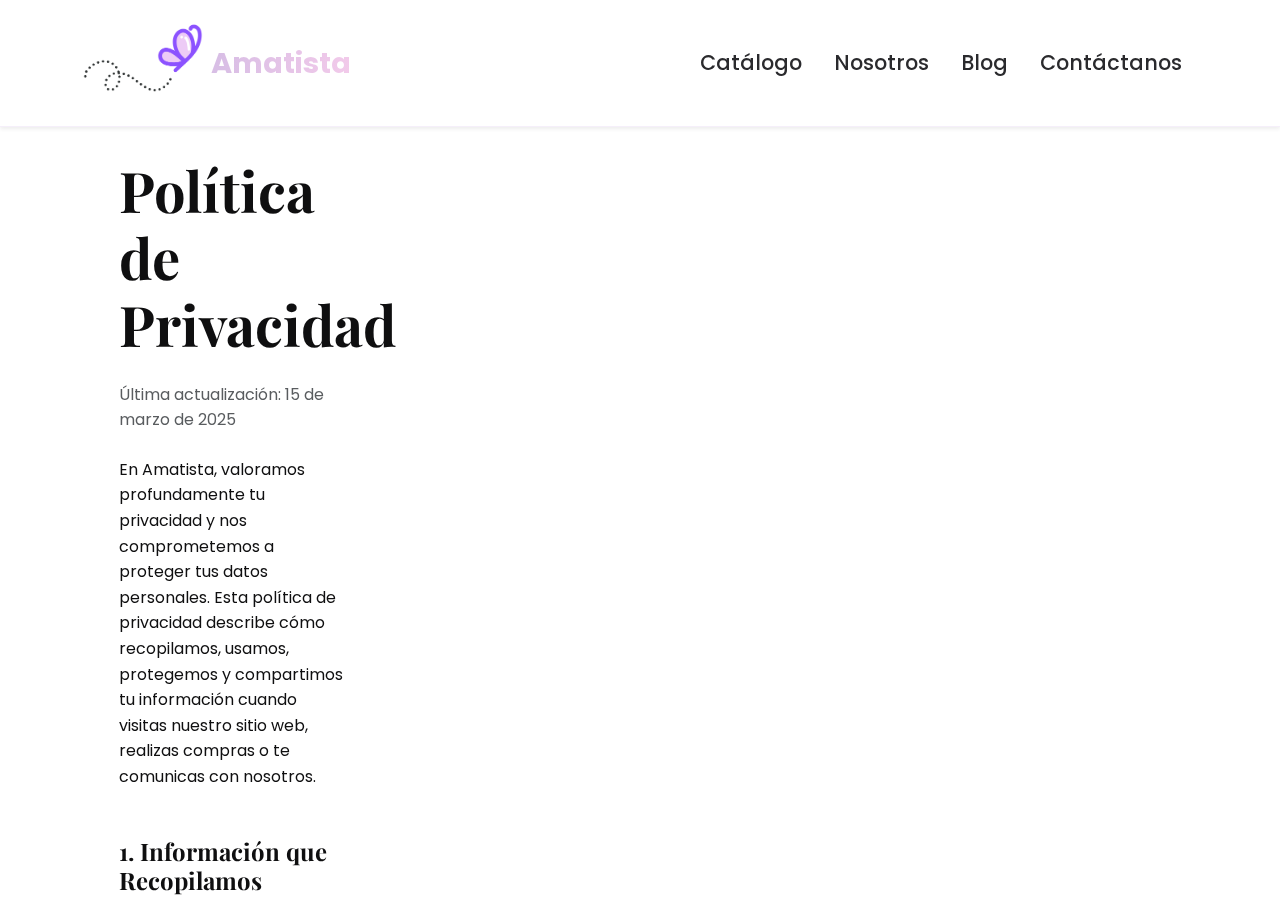
<file: politica-privacidad.html>
<!DOCTYPE html>
<html lang="es">
<head>
    <meta charset="UTF-8">
    <meta name="viewport" content="width=device-width, initial-scale=1.0">
    <title>Política de Privacidad - Amatista</title>
    <!-- Bootstrap CSS -->
    <link href="https://cdn.jsdelivr.net/npm/bootstrap@5.3.0/dist/css/bootstrap.min.css" rel="stylesheet">
    <!-- Google Fonts -->
    <link href="https://fonts.googleapis.com/css2?family=Playfair+Display:wght@400;700&family=Poppins:wght@300;400;500;600;700&display=swap" rel="stylesheet">
    <!-- Font Awesome -->
    <link href="https://cdnjs.cloudflare.com/ajax/libs/font-awesome/6.0.0/css/all.min.css" rel="stylesheet">
    <!-- Custom CSS -->
    <link rel="stylesheet" href="../css/styles.css">
    <!-- Favicon -->
    <link rel="icon" href="../favicon.ico" type="image/x-icon">
</head>
<body>
    <!-- Navbar -->
    <nav class="navbar navbar-expand-lg navbar-light fixed-top">
        <div class="container">
             <nav class="navbar navbar-expand-lg fixed-top shadow-sm">
        <div class="container">
            <a class="navbar-brand d-flex align-items-center" href="index.html">
  <img src="./asset/images/Red_Blue.png" alt="Amatista Logo" class="logo-navbar me-2">
  <span class="fw-bold">Amatista</span>
</a>
            <button class="navbar-toggler" type="button" data-bs-toggle="collapse" data-bs-target="#navbarNav">
                <span class="navbar-toggler-icon"></span>
            </button>
            <div class="collapse navbar-collapse" id="navbarNav">
                <ul class="navbar-nav ms-auto">
                    <li class="nav-item">
                        <a class="nav-link" href="index.html">Catálogo</a>
                    </li>
                    <li class="nav-item">
                        <a class="nav-link" href="nosotros.html">Nosotros</a>
                    </li>
                    <li class="nav-item">
                        <a class="nav-link" href="blog.html">Blog</a>
                    </li>
                    <li class="nav-item">
                        <a class="nav-link" href="contacto.html">Contáctanos</a>
                    </li>
                </ul>
            </div>
        </div>
    </nav>

    <!-- Main Content -->
    <div class="main-content">
        <section class="legal py-5">
            <div class="container">
                <div class="row justify-content-center">
                    <div class="col-lg-10">
                        <h1 class="display-4 fw-bold mb-4">Política de Privacidad</h1>
                        <p class="text-muted mb-4">Última actualización: 15 de marzo de 2025</p>
                        
                        <p>En Amatista, valoramos profundamente tu privacidad y nos comprometemos a proteger tus datos personales. Esta política de privacidad describe cómo recopilamos, usamos, protegemos y compartimos tu información cuando visitas nuestro sitio web, realizas compras o te comunicas con nosotros.</p>
                        
                        <h2 class="h4 fw-bold mt-5 mb-3">1. Información que Recopilamos</h2>
                        <p>Podemos recopilar los siguientes tipos de información:</p>
                        <ul>
                            <li><strong>Información personal:</strong> Nombre, dirección de correo electrónico, número de teléfono, dirección de envío, información de pago.</li>
                            <li><strong>Información de uso:</strong> Páginas visitadas, tiempo de permanencia, productos vistos, búsquedas realizadas.</li>
                            <li><strong>Información técnica:</strong> Dirección IP, tipo de navegador, dispositivo utilizado, cookies y tecnologías similares.</li>
                        </ul>
                        
                        <h2 class="h4 fw-bold mt-5 mb-3">2. Cómo Usamos tu Información</h2>
                        <p>Utilizamos tu información para:</p>
                        <ul>
                            <li>Procesar tus pedidos y entregas</li>
                            <li>Proporcionar atención al cliente</li>
                            <li>Personalizar tu experiencia de compra</li>
                            <li>Enviar comunicaciones promocionales (solo con tu consentimiento)</li>
                            <li>Mejorar nuestro sitio web y servicios</li>
                            <li>Prevenir fraudes y garantizar la seguridad</li>
                        </ul>
                        
                        <h2 class="h4 fw-bold mt-5 mb-3">3. Base Legal para el Tratamiento de Datos</h2>
                        <p>Tratamos tus datos personales sobre las siguientes bases legales:</p>
                        <ul>
                            <li><strong>Ejecución de un contrato:</strong> Para cumplir con nuestras obligaciones contractuales contigo.</li>
                            <li><strong>Interés legítimo:</strong> Para fines comerciales legítimos, como mejorar nuestros servicios.</li>
                            <li><strong>Consentimiento:</strong> Cuando nos has dado tu consentimiento explícito para fines específicos.</li>
                        </ul>
                        
                        <h2 class="h4 fw-bold mt-5 mb-3">4. Compartición de Información</h2>
                        <p>No vendemos ni alquilamos tu información personal a terceros. Podemos compartir tu información con:</p>
                        <ul>
                            <li>Proveedores de servicios que nos ayudan a operar nuestro negocio (procesadores de pagos, empresas de envío).</li>
                            <li>Autoridades competentes cuando sea requerido por ley.</li>
                            <li>Profesionales legales cuando sea necesario para proteger nuestros derechos.</li>
                        </ul>
                        
                        <h2 class="h4 fw-bold mt-5 mb-3">5. Seguridad de tus Datos</h2>
                        <p>Implementamos medidas de seguridad técnicas y organizativas adecuadas para proteger tus datos personales contra el acceso no autorizado, la pérdida, destrucción o alteración. Esto incluye cifrado SSL, firewalls y controles de acceso.</p>
                        
                        <h2 class="h4 fw-bold mt-5 mb-3">6. Tus Derechos</h2>
                        <p>Tienes derecho a:</p>
                        <ul>
                            <li>Acceder a tus datos personales</li>
                            <li>Rectificar información inexacta</li>
                            <li>Solicitar la eliminación de tus datos</li>
                            <li>Limitar el tratamiento de tus datos</li>
                            <li>Objetar al tratamiento de tus datos</li>
                            <li>Solicitar la portabilidad de tus datos</li>
                            <li>Retirar tu consentimiento en cualquier momento</li>
                        </ul>
                        <p>Puedes ejercer estos derechos contactándonos a través de hola@amatista.com.</p>
                        
                        <h2 class="h4 fw-bold mt-5 mb-3">7. Retención de Datos</h2>
                        <p>Conservamos tus datos personales solo durante el tiempo necesario para cumplir con los fines para los que fueron recopilados, a menos que la ley requiera un período de retención más largo.</p>
                        
                        <h2 class="h4 fw-bold mt-5 mb-3">8. Cookies y Tecnologías Similares</h2>
                        <p>Utilizamos cookies para mejorar tu experiencia en nuestro sitio web. Puedes gestionar tus preferencias de cookies a través de tu navegador.</p>
                        
                        <h2 class="h4 fw-bold mt-5 mb-3">9. Cambios en esta Política</h2>
                        <p>Podemos actualizar esta política de privacidad periódicamente. Te notificaremos sobre cambios significativos publicando la nueva política en nuestro sitio web.</p>
                        
                        <h2 class="h4 fw-bold mt-5 mb-3">10. Contacto</h2>
                        <p>Si tienes preguntas sobre esta política de privacidad, contáctanos:</p>
                        <p>Amatista<br>
                        Calle 72 #7-23, Cali, Valle del Cauca<br>
                        hola@amatista.com<br>
                        +57 313 664 9642</p>
                    </div>
                </div>
            </div>
        </section>
    </div>

    <!-- Footer -->
    <footer class="footer">
        <div class="container py-5">
            <div class="row">
                <div class="col-md-6 mb-4 mb-md-0">
                    <h3 class="h4 mb-4">Amatista</h3>
                    <p class="mb-4">Bisutería fina con alma. Cada pieza cuenta una historia de elegancia y autenticidad, diseñada para mujeres que brillan con luz propia.</p>
                    <div class="social-icons">
                        <a href="https://www.instagram.com/bisuteriamatista/" target="_blank" rel="noopener noreferrer" class="me-3"><i class="fab fa-instagram fa-2x"></i></a>
                        <a href="https://www.facebook.com/profile.php?id=61562963741906" target="_blank" rel="noopener noreferrer" class="me-3"><i class="fab fa-facebook fa-2x"></i></a>
                        <a href="#"><i class="fab fa-tiktok fa-2x"></i></a>
                    </div>
                </div>
                <div class="col-6 col-md-2 mb-4 mb-md-0">
                    <h5 class="mb-4">Explora</h5>
                    <ul class="list-unstyled">
                        <li class="mb-2"><a href="index.html" class="text-decoration-none text-muted">Catálogo</a></li>
                        <li class="mb-2"><a href="nosotros.html" class="text-decoration-none text-muted">Nosotros</a></li>
                        <li class="mb-2"><a href="blog.html" class="text-decoration-none text-muted">Blog</a></li>
                        <li class="mb-2"><a href="contacto.html" class="text-decoration-none text-muted">Contáctanos</a></li>
                    </ul>
                </div>
                <div class="col-6 col-md-2">
                    <h5 class="mb-4">Legal</h5>
                    <ul class="list-unstyled">
                        <li class="mb-2"><a href="politica-privacidad.html" class="text-decoration-none text-muted">Política de privacidad</a></li>
                        <li class="mb-2"><a href="terminos-condiciones.html" class="text-decoration-none text-muted">Términos y condiciones</a></li>
                        <li class="mb-2"><a href="politica-devoluciones.html" class="text-decoration-none text-muted">Política de devoluciones</a></li>
                        <li class="mb-2"><a href="politica-cookies.html" class="text-decoration-none text-muted">Política de cookies</a></li>
                    </ul>
                </div>
            </div>
            <hr class="my-4">
            <div class="text-center">
                <p class="mb-0 text-muted">&copy; 2025 Amatista. Todos los derechos reservados.</p>
            </div>
        </div>
    </footer>

    <!-- Bootstrap Bundle with Popper -->
    <script src="https://cdn.jsdelivr.net/npm/bootstrap@5.3.0/dist/js/bootstrap.bundle.min.js"></script>
    <!-- Custom JS -->
    <script src="../js/main.js"></script>
</body>
</html>
</file>
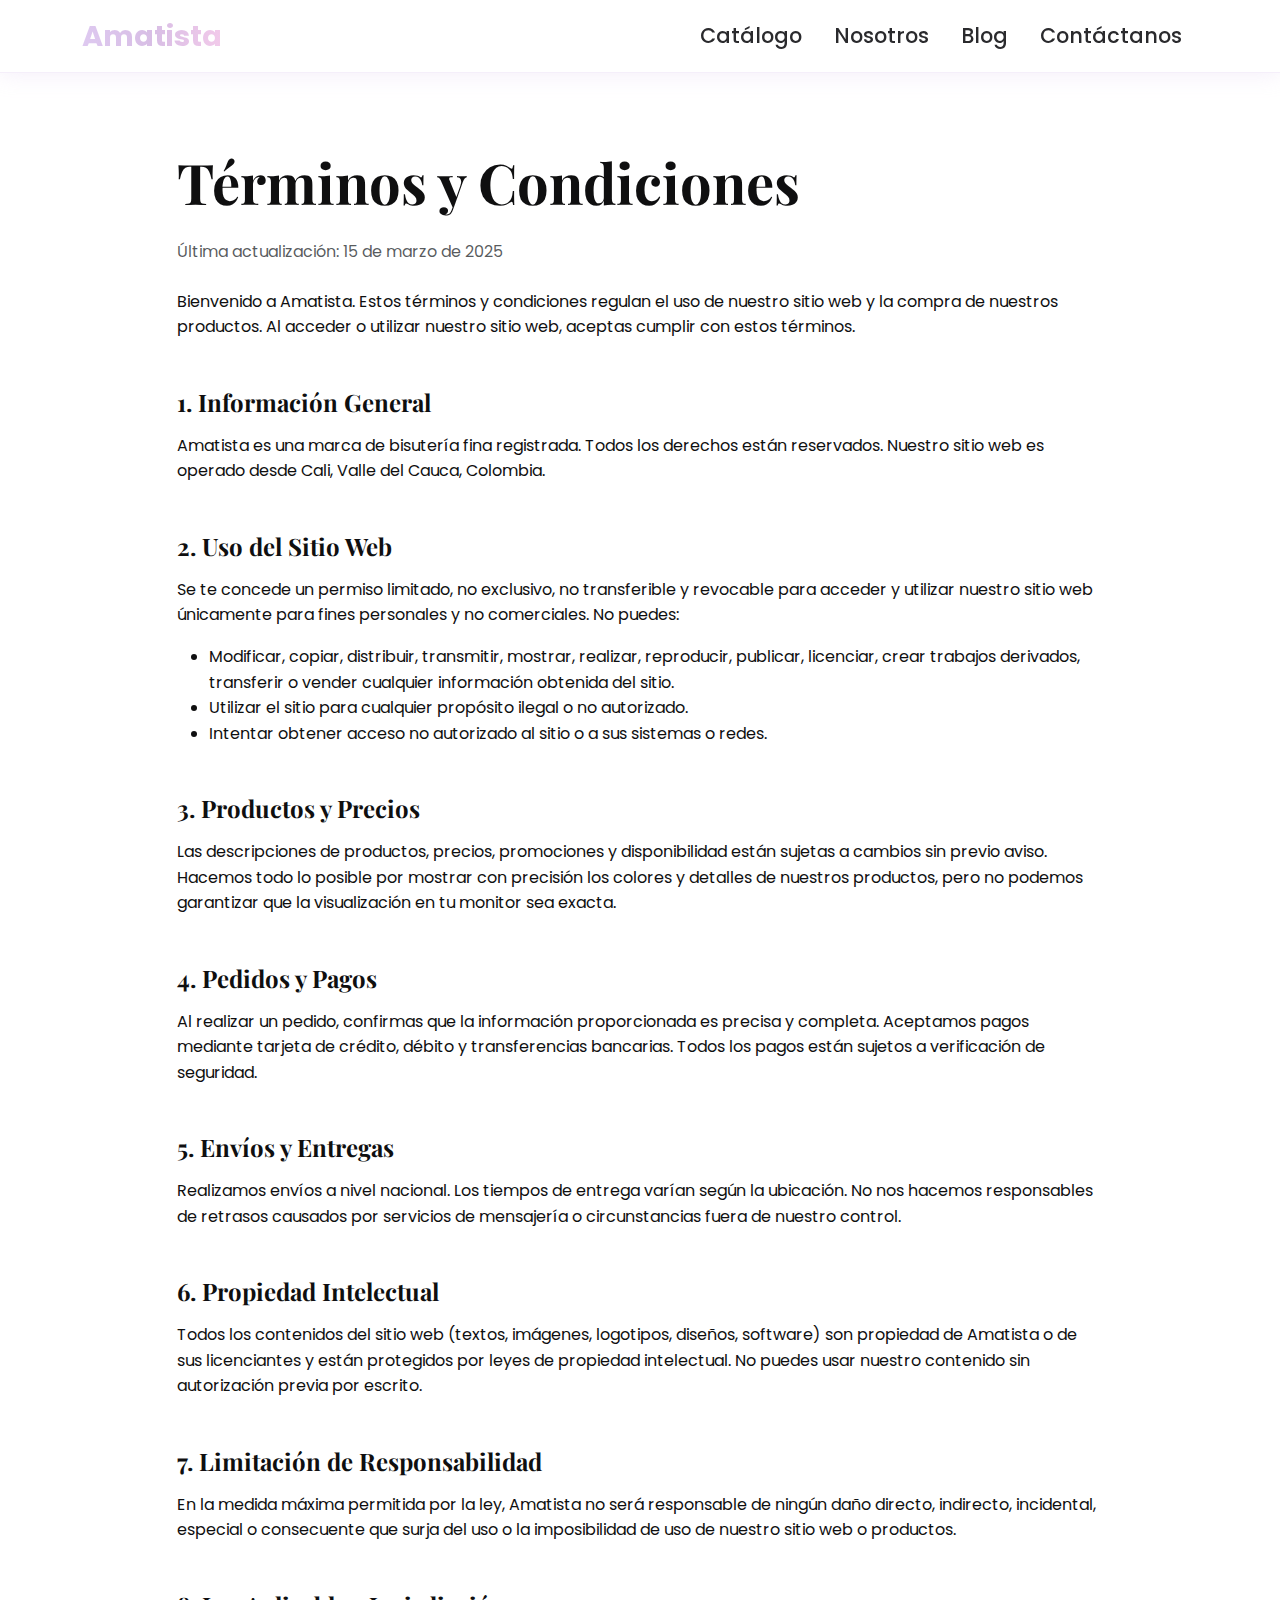
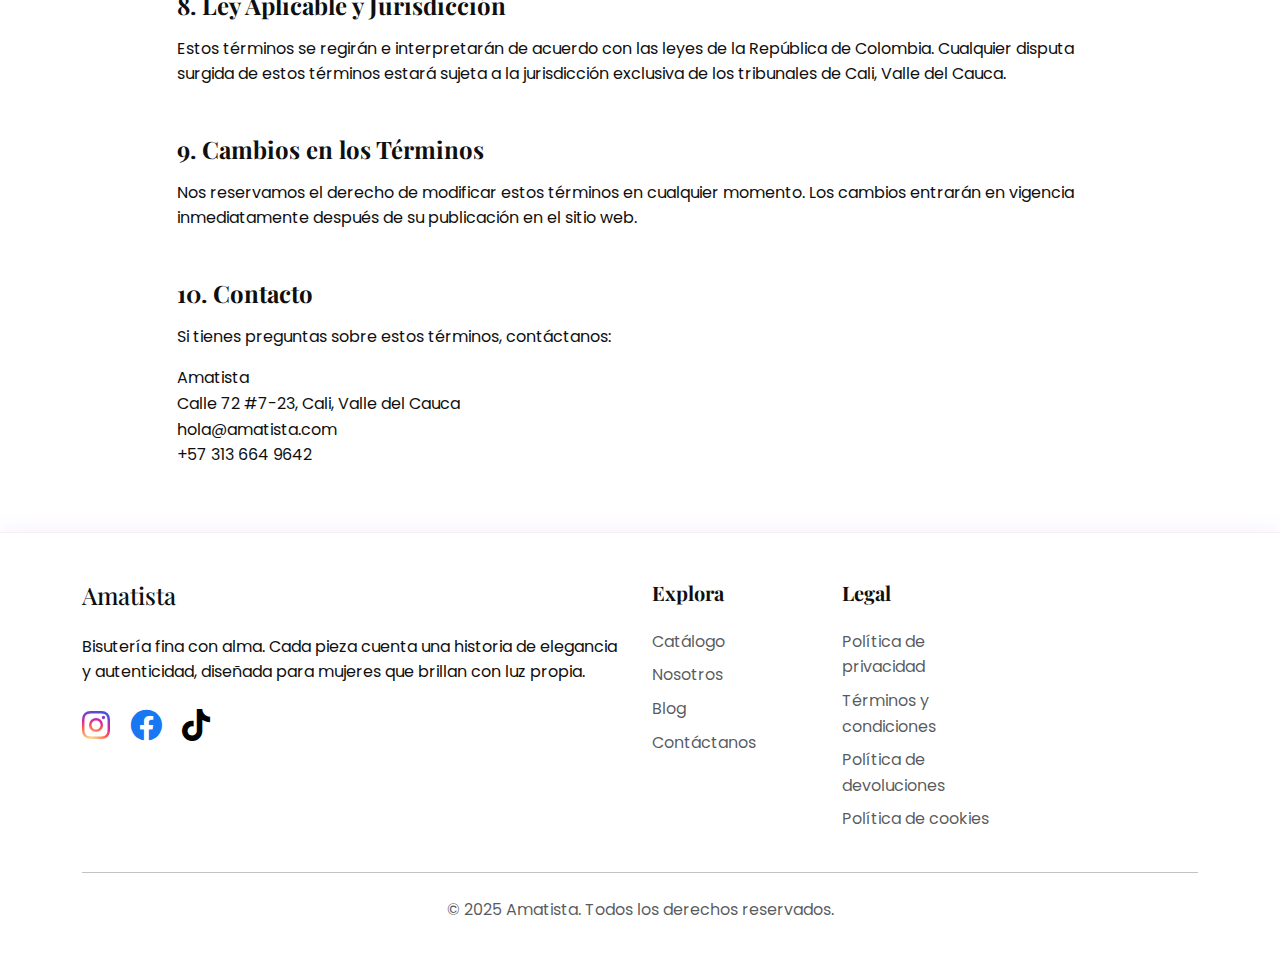
<file: terminos-condiciones.html>
<!DOCTYPE html>
<html lang="es">
<head>
    <meta charset="UTF-8">
    <meta name="viewport" content="width=device-width, initial-scale=1.0">
    <title>Términos y Condiciones - Amatista</title>
    <!-- Bootstrap CSS -->
    <link href="https://cdn.jsdelivr.net/npm/bootstrap@5.3.0/dist/css/bootstrap.min.css" rel="stylesheet">
    <!-- Google Fonts -->
    <link href="https://fonts.googleapis.com/css2?family=Playfair+Display:wght@400;700&family=Poppins:wght@300;400;500;600;700&display=swap" rel="stylesheet">
    <!-- Font Awesome -->
    <link href="https://cdnjs.cloudflare.com/ajax/libs/font-awesome/6.0.0/css/all.min.css" rel="stylesheet">
    <!-- Custom CSS -->
    <link rel="stylesheet" href="./css/styles.css">
    <!-- Favicon -->
    <link rel="icon" href="../favicon.ico" type="image/x-icon">
</head>
<body>
    <!-- Navbar -->
    <nav class="navbar navbar-expand-lg navbar-light fixed-top">
        <div class="container">
            <a class="navbar-brand" href="index.html">Amatista</a>
            <button class="navbar-toggler" type="button" data-bs-toggle="collapse" data-bs-target="#navbarNav">
                <span class="navbar-toggler-icon"></span>
            </button>
            <div class="collapse navbar-collapse" id="navbarNav">
                <ul class="navbar-nav ms-auto">
                    <li class="nav-item">
                        <a class="nav-link" href="index.html">Catálogo</a>
                    </li>
                    <li class="nav-item">
                        <a class="nav-link" href="nosotros.html">Nosotros</a>
                    </li>
                    <li class="nav-item">
                        <a class="nav-link" href="blog.html">Blog</a>
                    </li>
                    <li class="nav-item">
                        <a class="nav-link" href="contacto.html">Contáctanos</a>
                    </li>
                </ul>
            </div>
        </div>
    </nav>

    <!-- Main Content -->
    <div class="main-content">
        <section class="legal py-5">
            <div class="container">
                <div class="row justify-content-center">
                    <div class="col-lg-10">
                        <h1 class="display-4 fw-bold mb-4">Términos y Condiciones</h1>
                        <p class="text-muted mb-4">Última actualización: 15 de marzo de 2025</p>
                        
                        <p>Bienvenido a Amatista. Estos términos y condiciones regulan el uso de nuestro sitio web y la compra de nuestros productos. Al acceder o utilizar nuestro sitio web, aceptas cumplir con estos términos.</p>
                        
                        <h2 class="h4 fw-bold mt-5 mb-3">1. Información General</h2>
                        <p>Amatista es una marca de bisutería fina registrada. Todos los derechos están reservados. Nuestro sitio web es operado desde Cali, Valle del Cauca, Colombia.</p>
                        
                        <h2 class="h4 fw-bold mt-5 mb-3">2. Uso del Sitio Web</h2>
                        <p>Se te concede un permiso limitado, no exclusivo, no transferible y revocable para acceder y utilizar nuestro sitio web únicamente para fines personales y no comerciales. No puedes:</p>
                        <ul>
                            <li>Modificar, copiar, distribuir, transmitir, mostrar, realizar, reproducir, publicar, licenciar, crear trabajos derivados, transferir o vender cualquier información obtenida del sitio.</li>
                            <li>Utilizar el sitio para cualquier propósito ilegal o no autorizado.</li>
                            <li>Intentar obtener acceso no autorizado al sitio o a sus sistemas o redes.</li>
                        </ul>
                        
                        <h2 class="h4 fw-bold mt-5 mb-3">3. Productos y Precios</h2>
                        <p>Las descripciones de productos, precios, promociones y disponibilidad están sujetas a cambios sin previo aviso. Hacemos todo lo posible por mostrar con precisión los colores y detalles de nuestros productos, pero no podemos garantizar que la visualización en tu monitor sea exacta.</p>
                        
                        <h2 class="h4 fw-bold mt-5 mb-3">4. Pedidos y Pagos</h2>
                        <p>Al realizar un pedido, confirmas que la información proporcionada es precisa y completa. Aceptamos pagos mediante tarjeta de crédito, débito y transferencias bancarias. Todos los pagos están sujetos a verificación de seguridad.</p>
                        
                        <h2 class="h4 fw-bold mt-5 mb-3">5. Envíos y Entregas</h2>
                        <p>Realizamos envíos a nivel nacional. Los tiempos de entrega varían según la ubicación. No nos hacemos responsables de retrasos causados por servicios de mensajería o circunstancias fuera de nuestro control.</p>
                        
                        <h2 class="h4 fw-bold mt-5 mb-3">6. Propiedad Intelectual</h2>
                        <p>Todos los contenidos del sitio web (textos, imágenes, logotipos, diseños, software) son propiedad de Amatista o de sus licenciantes y están protegidos por leyes de propiedad intelectual. No puedes usar nuestro contenido sin autorización previa por escrito.</p>
                        
                        <h2 class="h4 fw-bold mt-5 mb-3">7. Limitación de Responsabilidad</h2>
                        <p>En la medida máxima permitida por la ley, Amatista no será responsable de ningún daño directo, indirecto, incidental, especial o consecuente que surja del uso o la imposibilidad de uso de nuestro sitio web o productos.</p>
                        
                        <h2 class="h4 fw-bold mt-5 mb-3">8. Ley Aplicable y Jurisdicción</h2>
                        <p>Estos términos se regirán e interpretarán de acuerdo con las leyes de la República de Colombia. Cualquier disputa surgida de estos términos estará sujeta a la jurisdicción exclusiva de los tribunales de Cali, Valle del Cauca.</p>
                        
                        <h2 class="h4 fw-bold mt-5 mb-3">9. Cambios en los Términos</h2>
                        <p>Nos reservamos el derecho de modificar estos términos en cualquier momento. Los cambios entrarán en vigencia inmediatamente después de su publicación en el sitio web.</p>
                        
                        <h2 class="h4 fw-bold mt-5 mb-3">10. Contacto</h2>
                        <p>Si tienes preguntas sobre estos términos, contáctanos:</p>
                        <p>Amatista<br>
                        Calle 72 #7-23, Cali, Valle del Cauca<br>
                        hola@amatista.com<br>
                        +57 313 664 9642</p>
                    </div>
                </div>
            </div>
        </section>
    </div>

    <!-- Footer -->
    <footer class="footer">
        <div class="container py-5">
            <div class="row">
                <div class="col-md-6 mb-4 mb-md-0">
                    <h3 class="h4 mb-4">Amatista</h3>
                    <p class="mb-4">Bisutería fina con alma. Cada pieza cuenta una historia de elegancia y autenticidad, diseñada para mujeres que brillan con luz propia.</p>
                    <div class="social-icons">
                        <a href="https://www.instagram.com/bisuteriamatista/" target="_blank" rel="noopener noreferrer" class="me-3"><i class="fab fa-instagram fa-2x"></i></a>
                        <a href="https://www.facebook.com/profile.php?id=61562963741906" target="_blank" rel="noopener noreferrer" class="me-3"><i class="fab fa-facebook fa-2x"></i></a>
                        <a href="#"><i class="fab fa-tiktok fa-2x"></i></a>
                    </div>
                </div>
                <div class="col-6 col-md-2 mb-4 mb-md-0">
                    <h5 class="mb-4">Explora</h5>
                    <ul class="list-unstyled">
                        <li class="mb-2"><a href="index.html" class="text-decoration-none text-muted">Catálogo</a></li>
                        <li class="mb-2"><a href="nosotros.html" class="text-decoration-none text-muted">Nosotros</a></li>
                        <li class="mb-2"><a href="blog.html" class="text-decoration-none text-muted">Blog</a></li>
                        <li class="mb-2"><a href="contacto.html" class="text-decoration-none text-muted">Contáctanos</a></li>
                    </ul>
                </div>
                <div class="col-6 col-md-2">
                    <h5 class="mb-4">Legal</h5>
                    <ul class="list-unstyled">
                        <li class="mb-2"><a href="politica-privacidad.html" class="text-decoration-none text-muted">Política de privacidad</a></li>
                        <li class="mb-2"><a href="terminos-condiciones.html" class="text-decoration-none text-muted">Términos y condiciones</a></li>
                        <li class="mb-2"><a href="politica-devoluciones.html" class="text-decoration-none text-muted">Política de devoluciones</a></li>
                        <li class="mb-2"><a href="politica-cookies.html" class="text-decoration-none text-muted">Política de cookies</a></li>
                    </ul>
                </div>
            </div>
            <hr class="my-4">
            <div class="text-center">
                <p class="mb-0 text-muted">&copy; 2025 Amatista. Todos los derechos reservados.</p>
            </div>
        </div>
    </footer>

    <!-- Bootstrap Bundle with Popper -->
    <script src="https://cdn.jsdelivr.net/npm/bootstrap@5.3.0/dist/js/bootstrap.bundle.min.js"></script>
    <!-- Custom JS -->
    <script src="../js/main.js"></script>
</body>
</html>
</file>
<file: css/styles.css>
/* css/styles.css */

:root {
  --amatista-primary: #DEC9F0;
  --amatista-secondary: #D8BEE5;
  --amatista-accent: #F2CAEA;
  --background: #FFFFFF;
  --background-soft: #F8F0FC;
  --background-tint: #F5E6FA;
  --neutral-900: #0f0f10;
  --neutral-700: #2a2a2d;
  --neutral-500: #6b6e76;
  --neutral-300: #c9cad1;
  --neutral-100: #F9F4F8;
  --radius-sm: 8px;
  --radius-md: 14px;
  --radius-lg: 24px;
  --shadow-sm: 0 2px 8px rgba(0,0,0,.06);
  --shadow-md: 0 8px 24px rgba(0,0,0,.08);
  --shadow-glass: 0 8px 30px rgba(0,0,0,.10);
--font-display: 'Playfair Display', 'Nunito', 'Poppins', serif;
--font-body: 'Poppins', 'Open Sans', 'Nunito', system-ui, -apple-system, Segoe UI, Roboto, sans-serif;
}

* {
  margin: 0;
  padding: 0;
  box-sizing: border-box;
}

html {
  height: 100%;
}

body {
  font-family: var(--font-body);
  background: var(--background);
  color: var(--neutral-900);
  line-height: 1.6;
  overflow-x: hidden;
  display: flex;
  flex-direction: column;
  min-height: 100vh;
}

h1, h2, h3, h4, h5, h6 {
  font-family: var(--font-display) !important;
  font-weight: 700;
  line-height: 1.2;
}

/* Navbar */
.navbar {
  background: white;
  backdrop-filter: blur(10px);
  -webkit-backdrop-filter: blur(10px);
  border-bottom: 1px solid rgba(222, 201, 240, 0.3);
  transition: all 0.3s ease;
  box-shadow: 0 2px 20px rgba(222, 201, 240, 0.3);
}

.logo-navbar {
  height: 100px;
  width: auto;
}

.navbar-brand {
  font-size: 1.8rem;
  font-weight: 700;
  color: var(--neutral-900) !important;
  position: relative;
  background: linear-gradient(90deg, var(--amatista-primary), var(--amatista-secondary), var(--amatista-accent));
  -webkit-background-clip: text;
  -webkit-text-fill-color: transparent;
  background-clip: text;
}

.navbar-brand::after {
  content: '';
  position: absolute;
  bottom: -5px;
  left: 0;
  width: 0;
  height: 2px;
  background: linear-gradient(90deg, var(--amatista-primary), var(--amatista-secondary));
  transition: width 0.3s ease;
}

.navbar-brand:hover::after {
  width: 100%;
}

.nav-link {
  color: var(--neutral-700) !important;
  font-weight: 500;
  font-size: 1.3rem;
  position: relative;
  padding: 0.5rem 1rem !important;
  transition: all 0.3s ease;
}

.nav-link::after {
  content: '';
  position: absolute;
  bottom: 0;
  left: 0;
  width: 0;
  height: 2px;
  background: linear-gradient(90deg, var(--amatista-primary), var(--amatista-secondary));
  transition: width 0.5s cubic-bezier(0.68, -0.55, 0.265, 1.55);
}

.nav-link:hover::after,
.nav-link.active::after {
  width: 100%;
}

.nav-link:hover,
.nav-link.active {
  color: var(--amatista-primary) !important;
  transform: translateY(-2px);
}

/* Hero Section */
.hero {
  background: linear-gradient(135deg, var(--background) 0%, var(--background-soft) 100%);
  min-height: 100vh;
  display: flex;
  align-items: center;
  position: relative;
  overflow: hidden;
}

.hero::before {
  content: '';
  position: absolute;
  top: 0;
  left: 0;
  right: 0;
  bottom: 0;
  background-image: 
    radial-gradient(circle at 25% 25%, var(--amatista-primary) 0%, transparent 50%),
    radial-gradient(circle at 75% 75%, var(--amatista-accent) 0%, transparent 50%);
  background-size: 400px 400px;
  opacity: 0.2;
  pointer-events: none;
}

.badges .badge {
  font-size: 1.1rem;
  padding: 0.75rem 1.5rem;
  border-radius: 50px;
  font-weight: bold;
  font-size: 0.9rem;
  background: linear-gradient(90deg, var(--amatista-primary), var(--amatista-secondary));
  color: white;
  box-shadow: 0 4px 15px rgba(222, 201, 240, 0.4);
}

/* Estilo para el badge de descuento en la tarjeta de producto */
.product-card .badge {
  position: absolute;
  top: 15px;
  left: 15px;
  z-index: 2; /* Debe ser mayor que el z-index del product-card (1) */
}

/* Video Container */. video-container {
  z-index: -1;
  overflow: hidden;
}

.video-container video {
  object-fit: cover;
}

/* Products Section */.products {
  background: white;
}

/* Tab Navigation */
.nav-pills .nav-link {
  display: flex;
  flex-direction: column;
  align-items: center;
  justify-content: center;
  border-radius: 12px;
  padding: 1.2rem 1.5rem;
  font-weight: 700;
  font-size: 1.2rem;
  color: var(--neutral-700);
  background: white;
  border: 1px solid var(--neutral-300);
  transition: all 0.3s ease-in-out;
  margin: 0 10px;
  position: relative;
  overflow: hidden;
  box-shadow: 0 4px 10px rgba(0,0,0,0.05);
  min-width: 150px;
}

.nav-pills .nav-link:hover {
  color: var(--neutral-900) !important;
  transform: translateY(-5px);
  box-shadow: 0 12px 20px rgba(0,0,0,0.1);
  border-color: var(--amatista-primary);
}

.nav-pills .nav-link.active {
  color: white !important;
  background: linear-gradient(135deg, var(--amatista-primary), var(--amatista-secondary));
  border-color: var(--amatista-primary);
  box-shadow: 0 10px 25px rgba(222, 201, 240, 0.5);
  transform: translateY(-5px);
}



/* Responsivo */
@media (max-width: 768px) {
  .logo-fixed img {
    height: 45px;     /* más pequeño en móviles */
  }
}  


/* Product Cards */.product-card {
  background: white;
  border-radius: 0 !important; 
  box-shadow: 0 8px 15px rgba(0, 0, 0, 0.2);
  transition: all 0.5s cubic-bezier(0.175, 0.885, 0.32, 1.275);
  cursor: pointer;
  border: 1px solid rgba(222, 201, 240, 0.3);
  overflow: hidden;
  position: relative;
  z-index: 1;
}

.product-card::before {
  content: '';
  position: absolute; 
  top: 0;
  left: 0;
  right: 0;
  bottom: 0;
  background: linear-gradient(135deg, var(--background) 0%, var(--background-soft) 100%);
  z-index: -1;
  opacity: 0;
  transition: opacity 0.3s ease;
  
}

.product-card:hover::before {
  opacity: 1;
}

.product-card:hover {
  transform: translateY(-10px) scale(1.02);
  box-shadow: var(--shadow-md);
  border-color: var(--amatista-primary);
  
}

.product-card img {
  border-radius: 0 !important;
  transition: transform 0.7s cubic-bezier(0.175, 0.885, 0.32, 1.275);
}

.product-card:hover img {
  transform: scale(1.0);
}

.product-card h3 {
  color: var(--neutral-900);
  transition: color 0.3s ease;
}

.product-card:hover h3 {
  color: var(--amatista-primary);
}

.product-card .price {
  background: linear-gradient(90deg, var(--amatista-primary), var(--amatista-secondary));
  -webkit-background-clip: text;
  -webkit-text-fill-color: transparent;
  background-clip: text;
}

/* Rating Stars */.rating {
  margin-top: 0.5rem;
  font-size: 0.85rem;
  color: var(--neutral-500);
}

.stars {
  display: flex;
  gap: 0.25rem;
  margin-right: 0.5rem;
}

.fas.fa-star {
  color: #FFD700;
}

.fas.fa-star-half-alt {
  color: #FFD700;
}

/* Product Modal */.modal-content {
  background: white;
  border: 1px solid rgba(222, 201, 240, 0.3);
  border-radius: var(--radius-lg);
  overflow: hidden;
  box-shadow: 0 20px 50px rgba(222, 201, 240, 0.3);
}

.modal-header {
  border-bottom: none;
  padding: 1.5rem;
}

.modal-body {
  padding: 0 1.5rem 1.5rem;
}

#modal-product-price {
  background: linear-gradient(90deg, var(--amatista-primary), var(--amatista-secondary));
  -webkit-background-clip: text;
  -webkit-text-fill-color: transparent;
  background-clip: text;
}

/* Payment Icons */.payment-icon {
  width: 32px;
  height: 32px;

  transition: all 0.3s ease;
}

.payment-icon:hover {
  filter: grayscale(0%) opacity(1);
  transform: scale(1.1);
}

/* WhatsApp Button */.whatsapp-float {
  position: fixed;
  width: 60px;
  height: 60px;
  bottom: 40px;
  right: 40px;
  background-color: #25D366;
  color: #FFF;
  border-radius: 50px;
  text-align: center;
  font-size: 30px;
  box-shadow: 0 6px 12px rgba(0,0,0,0.2);
  transition: all 0.3s ease;
  z-index: 99;
  display: flex;
  align-items: center;
  justify-content: center;
  animation: pulse 2s infinite;
}

/* Estilos para estandarizar las imágenes de las tarjetas de producto */
.products .card .card-img-top,
#productModal .card .card-img-top {
  width: 100%;
  /* Establece una relación de aspecto cuadrada. Puedes cambiarla a 4/3 para una relación 4:3, por ejemplo. */
  aspect-ratio: 1 / 1;
  /* Asegura que la imagen cubra el área sin distorsionarse. El exceso se recorta. */
  object-fit: cover;
}


@keyframes pulse {
  0% {
    box-shadow: 0 0 0 0 rgba(37, 211, 102, 0.7);
  }
  70% {
    box-shadow: 0 0 0 10px rgba(37, 211, 102, 0);
  }
  100% {
    box-shadow: 0 0 0 0 rgba(37, 211, 102, 0);
  }
}

.whatsapp-float:hover {
  background-color: #128C7E;
  transform: scale(1.1);
}

.whatsapp-float i {
  margin-top: 2px;
}

/* Footer */
.footer {
  background: white;
  border-top: 1px solid rgba(222, 201, 240, 0.3);
  margin-top: 0;
  box-shadow: 0 -5px 20px rgba(222, 201, 240, 0.2);
}

.footer ul a {
  color: var(--neutral-700);
  transition: color 0.3s ease;
}

.footer ul a:hover {
  color: var(--amatista-primary);
}


/* Social Icons */
.social-icons a {
  transition: all 0.3s ease;
}

.social-icons a:hover {
  transform: translateY(-3px);
}

/* Social Icons Original Colors */
.social-icons .fa-facebook {
  color: #1877F2 !important;
}

.social-icons .fa-instagram {
  background: radial-gradient(circle at 30% 107%, 
    #fdf497 0%, #fdf497 5%, 
    #fd5949 45%, #d6249f 60%, #285aeb 90%);
  -webkit-background-clip: text;
  background-clip: text;
  -webkit-text-fill-color: transparent;
}

.social-icons .fa-tiktok {
  color: #010101 !important;
}

.product-card img {
  width: 100%; /* La imagen ocupará todo el ancho del contenedor */
  height: auto; /* Mantendrá la proporción de la imagen */
  aspect-ratio: 4 / 3; /* Define una proporción fija (puedes ajustar según tus necesidades) */
  object-fit: cover; /* Asegura que la imagen cubra el área sin distorsionarse */
  border-radius: 0; /* Asegúrate de que no haya bordes redondeados */
}

/* Main Content */.main-content {
  margin-top: 100px;
  flex: 1;
}

/* Estilos para la página "Nosotros" */
.about p.lead + p {
  font-size: 1.1rem;
  line-height: 1.7;
}



.parr {
  font-size: 1.1rem;
  line-height: 1.7;
  margin-bottom: 1.5rem;
}

.about .accordion-button {
  font-size: 1.2rem;
  font-weight: 600;
}

.about .accordion-body {
  font-size: 1.1rem; /* Aumenta el tamaño de la fuente para mejor legibilidad */
  line-height: 1.7;
}

/* Responsive Design */@media (max-width: 991.98px) {
  .hero {
    min-height: 90vh;
  }
  
  .display-1 {
    font-size: 3.5rem;
  }
  
  .display-4 {
    font-size: 2.5rem;
  }
  
  .nav-pills .nav-link {
    margin: 4px 0;
  }
}



@media (max-width: 767.98px) {
  .hero {
    min-height: 80vh;
    padding: 5rem 0;
  }
  
  .display-1 {
    font-size: 2.5rem;
  }
  .display-4 {
    font-size: 2rem;
  }
  
  .badges {
    flex-direction: column;
    align-items: center;
    gap: 1rem;
  }
  
  .whatsapp-float {
    width: 50px;
    height: 50px;
    bottom: 30px;
    right: 30px;
    font-size: 24px;
  }
  
  .modal-dialog {
    margin: 1rem;
  }
  
  .modal-content {
    border-radius: 16px;
  }
} 

@media (max-width: 575.98px) {
  .display-1 {
    font-size: 2rem;
  }
  .display-4 {
    font-size: 1.8rem;
  }
  
  .main-content {
    margin-top: 90px;
  }
  
  .payment-icon {
    width: 28px;
    height: 28px;
  }
}
</file>
